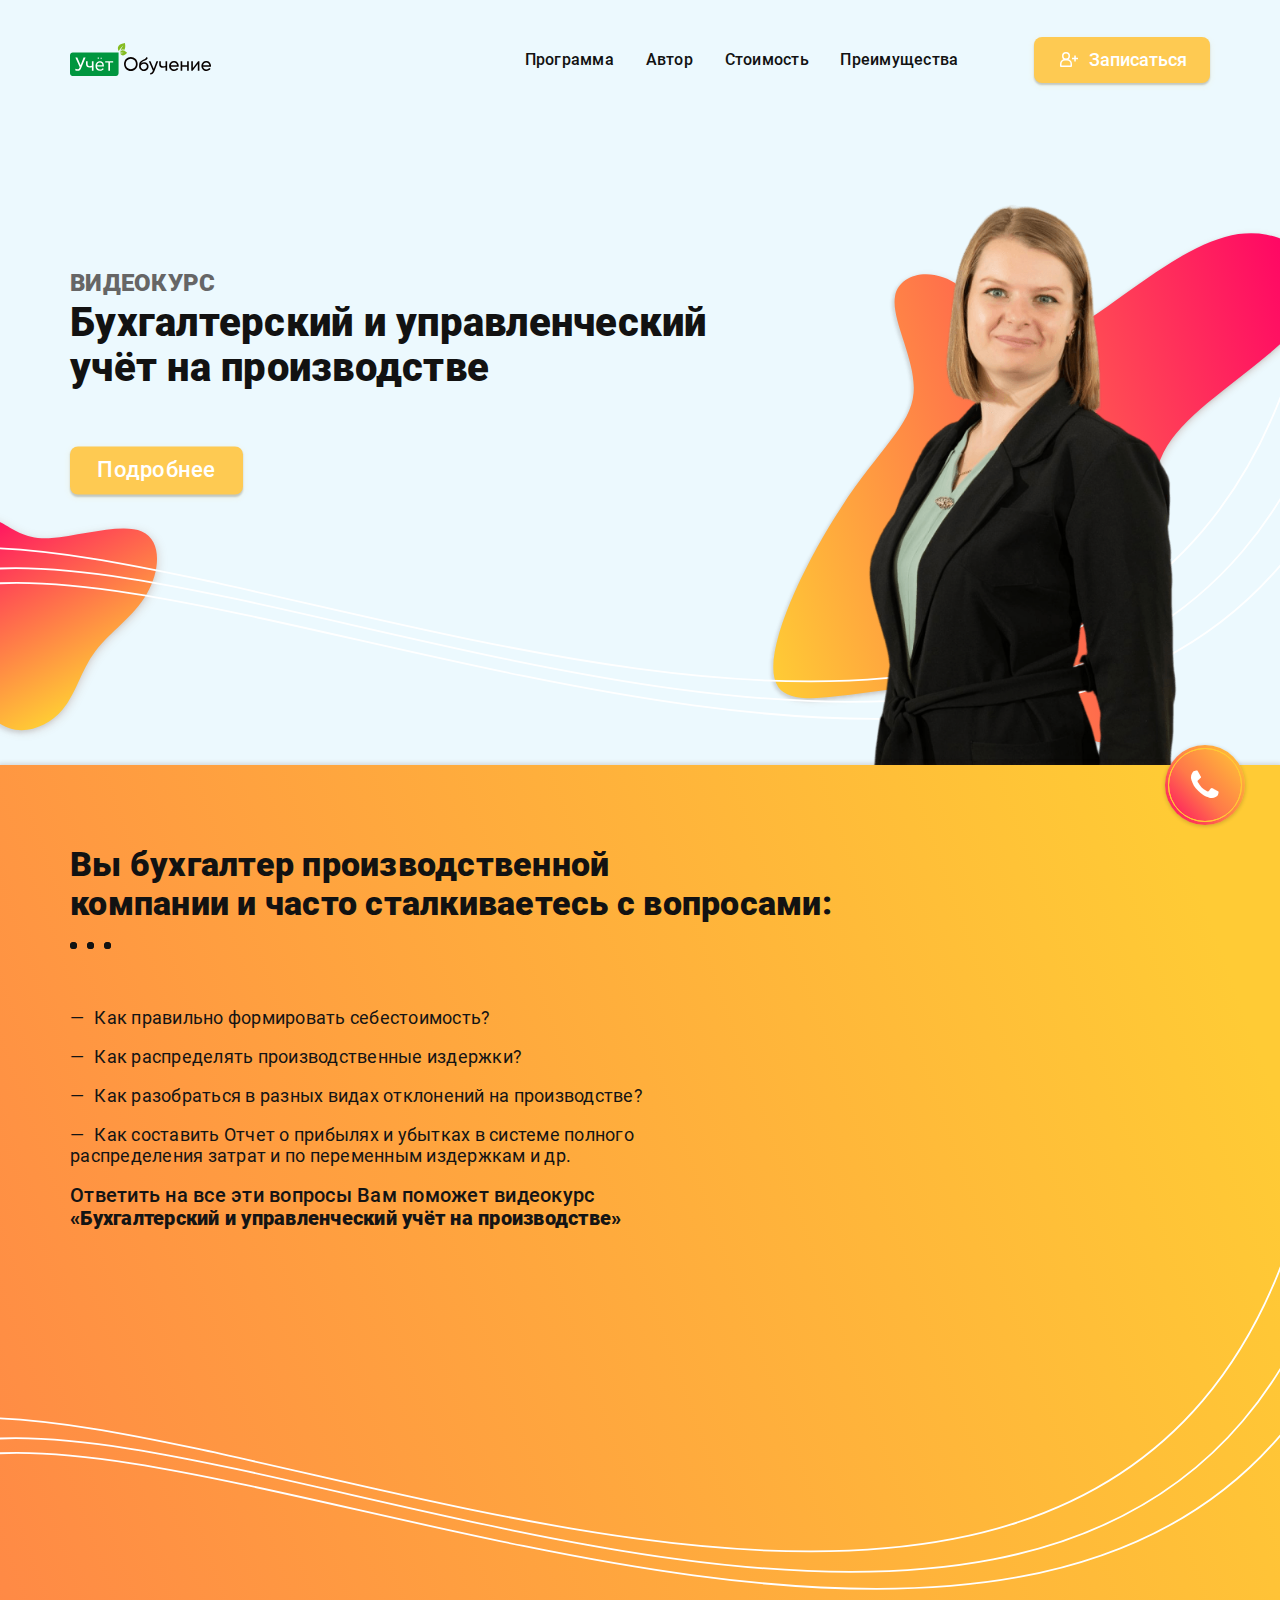
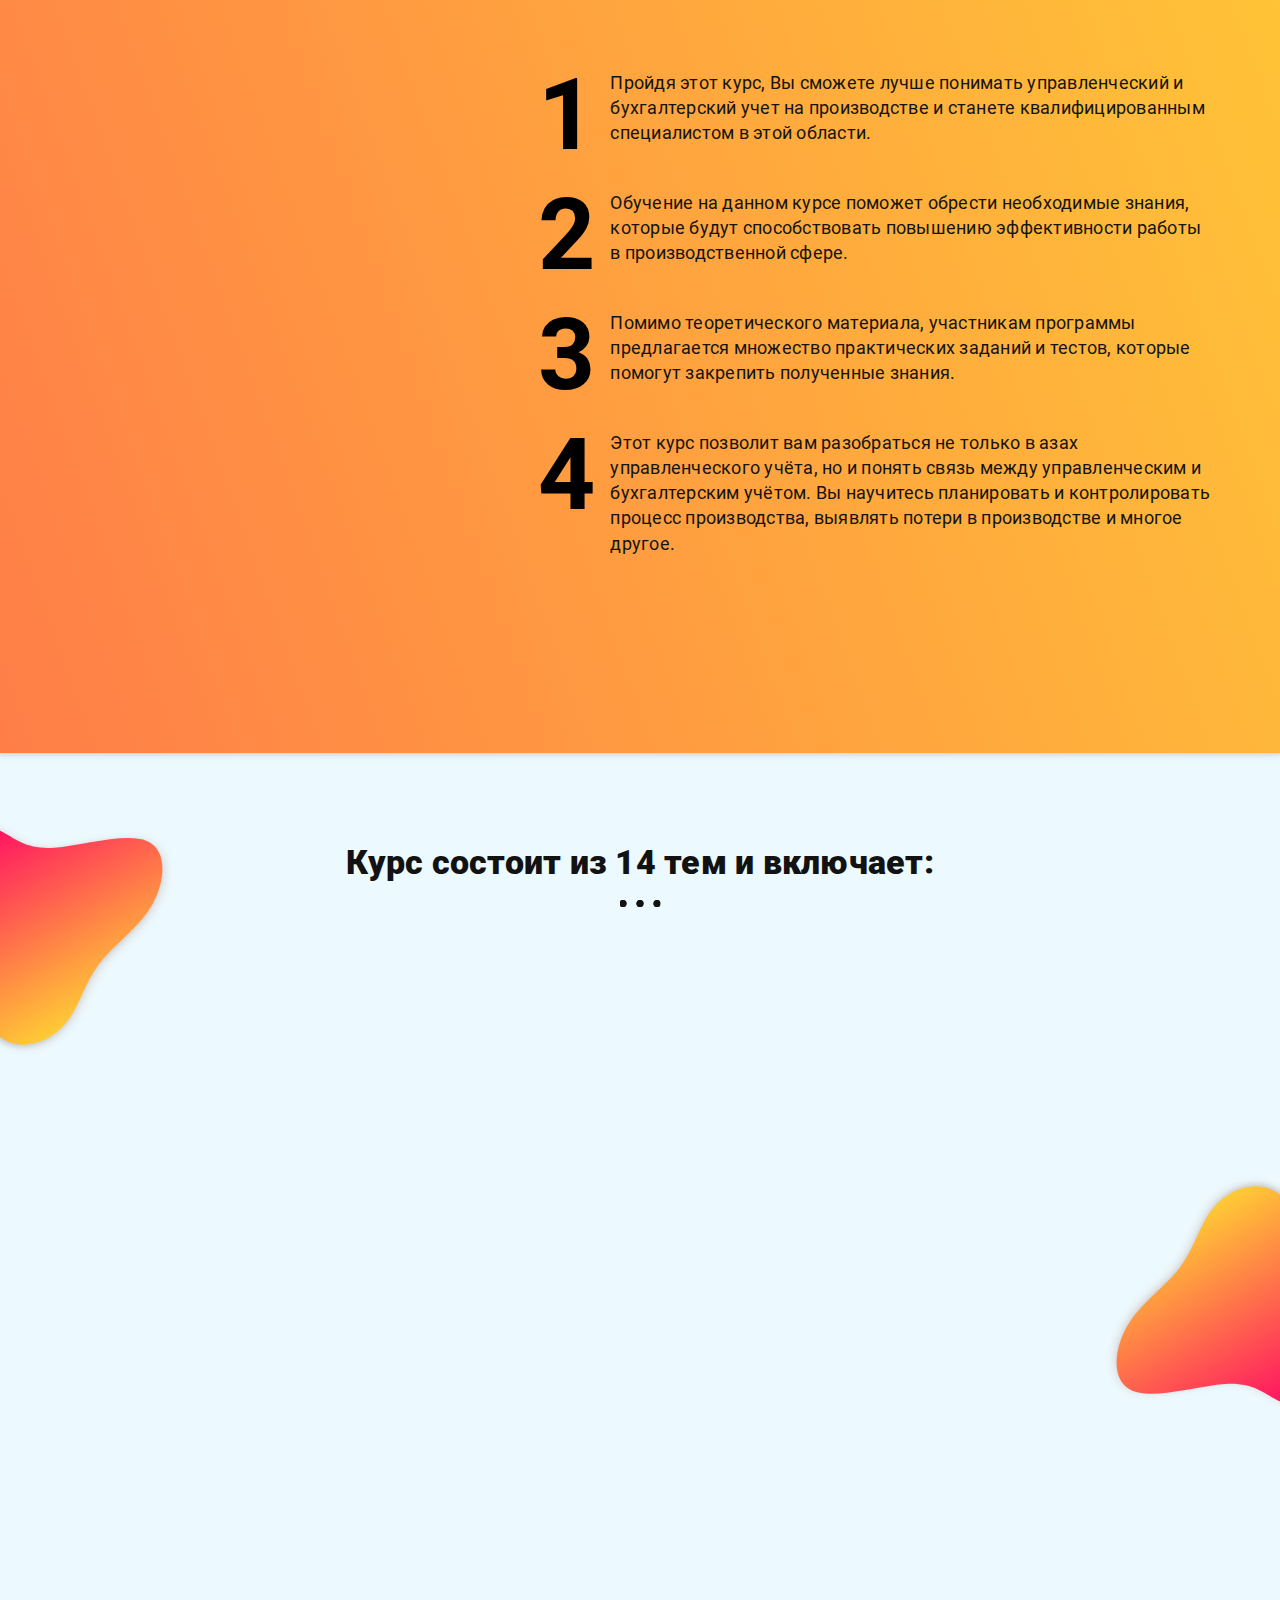
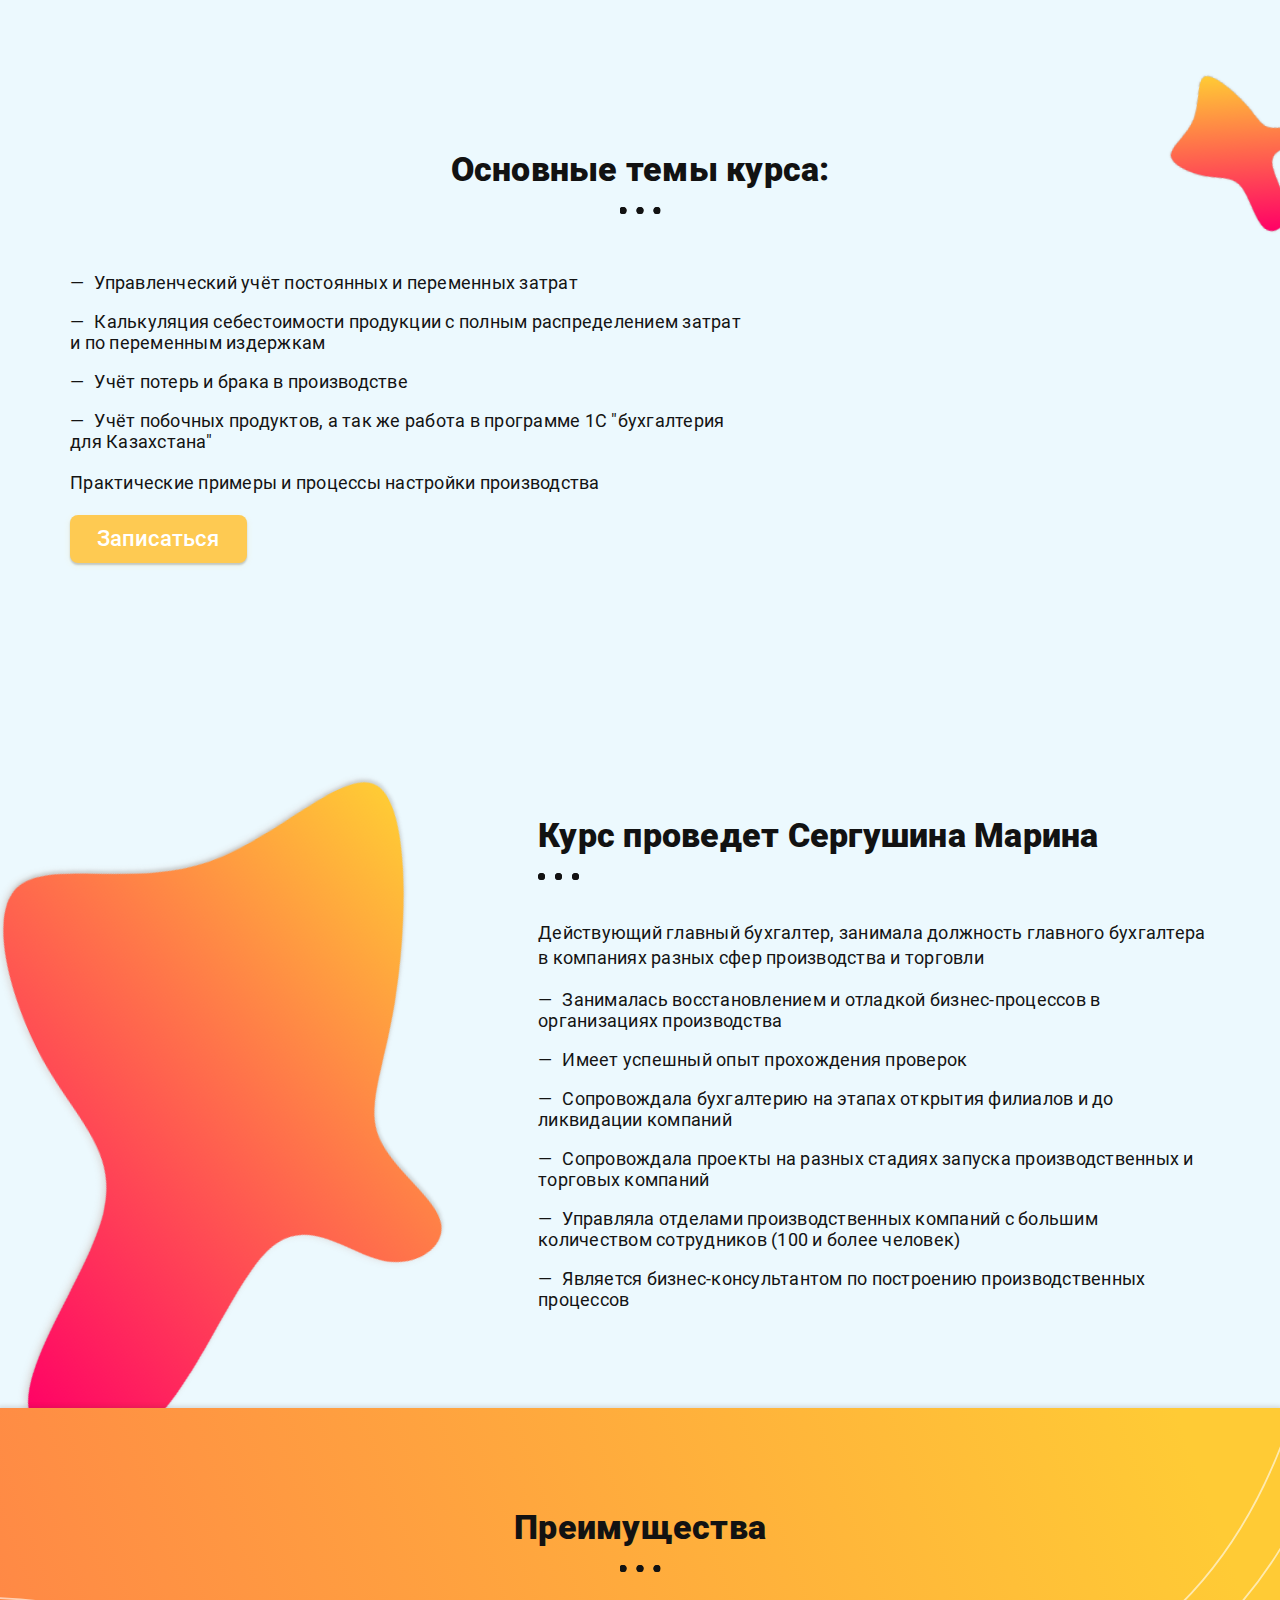
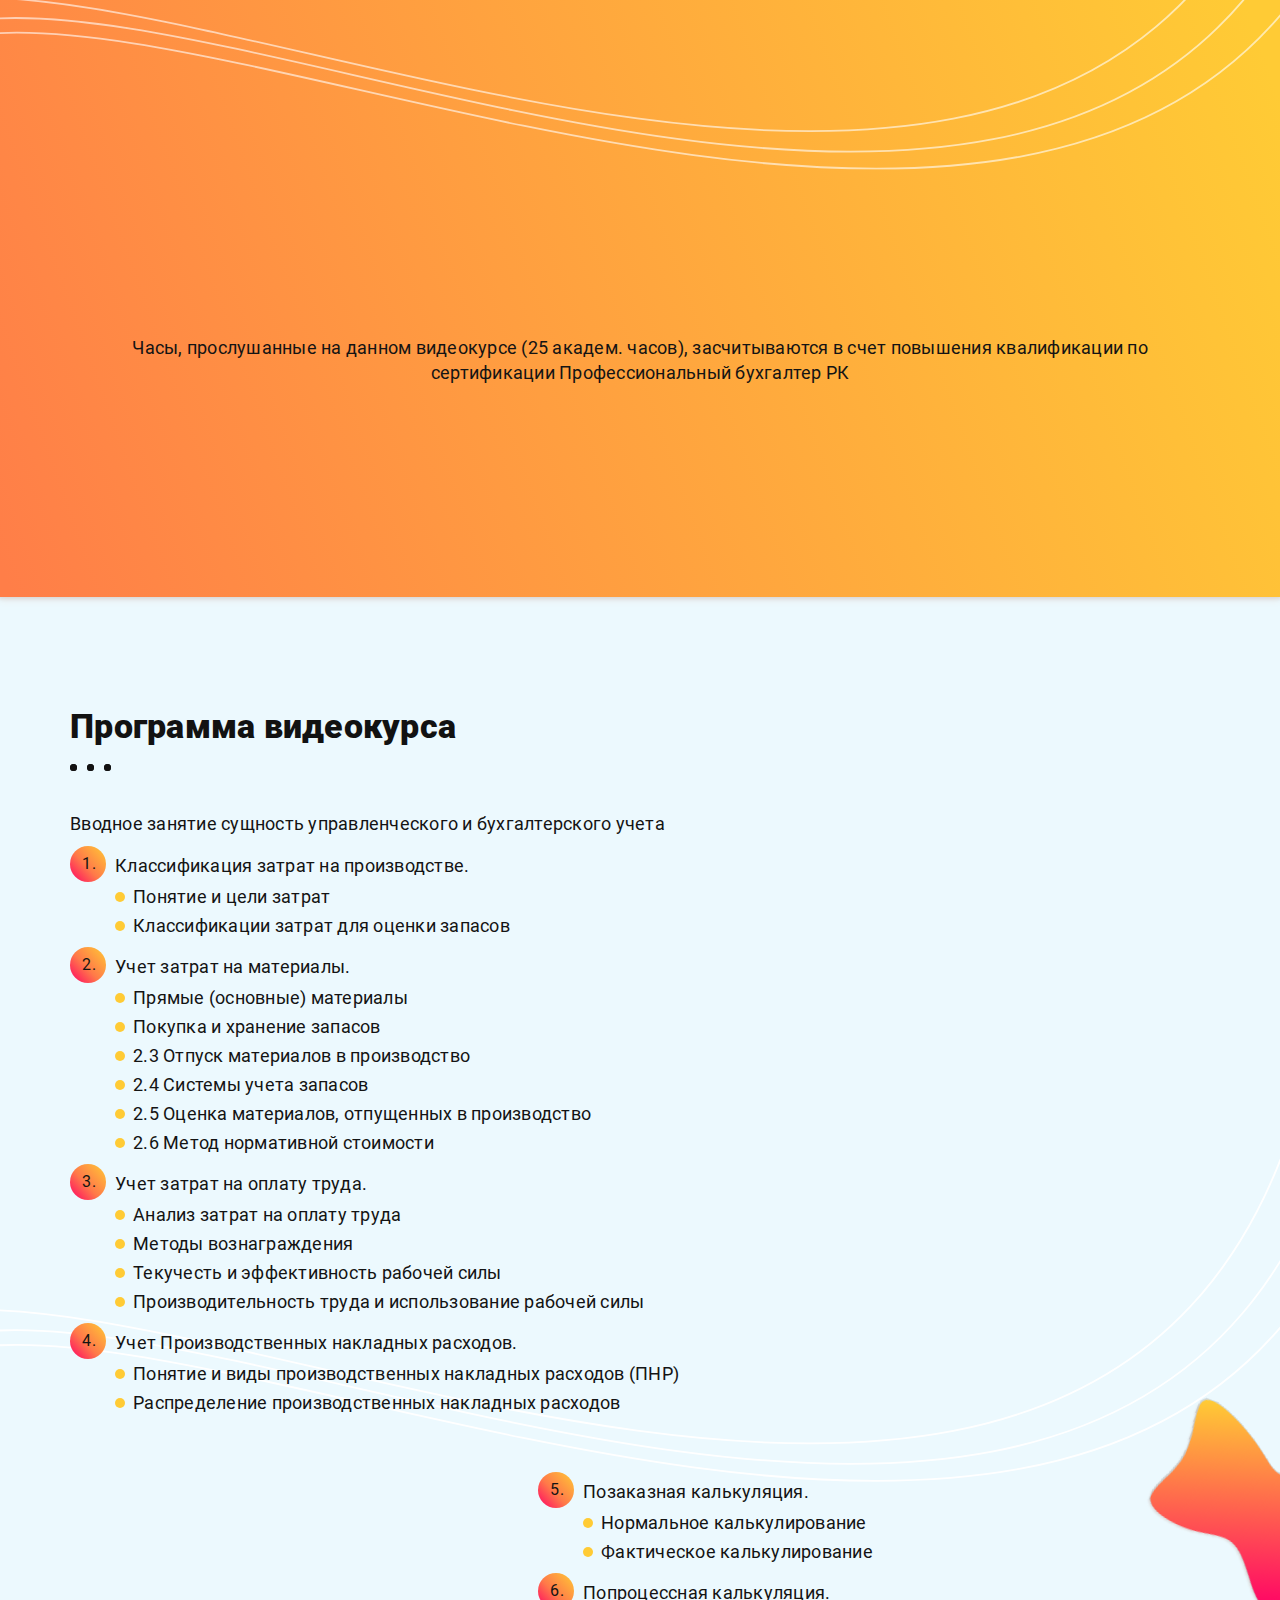
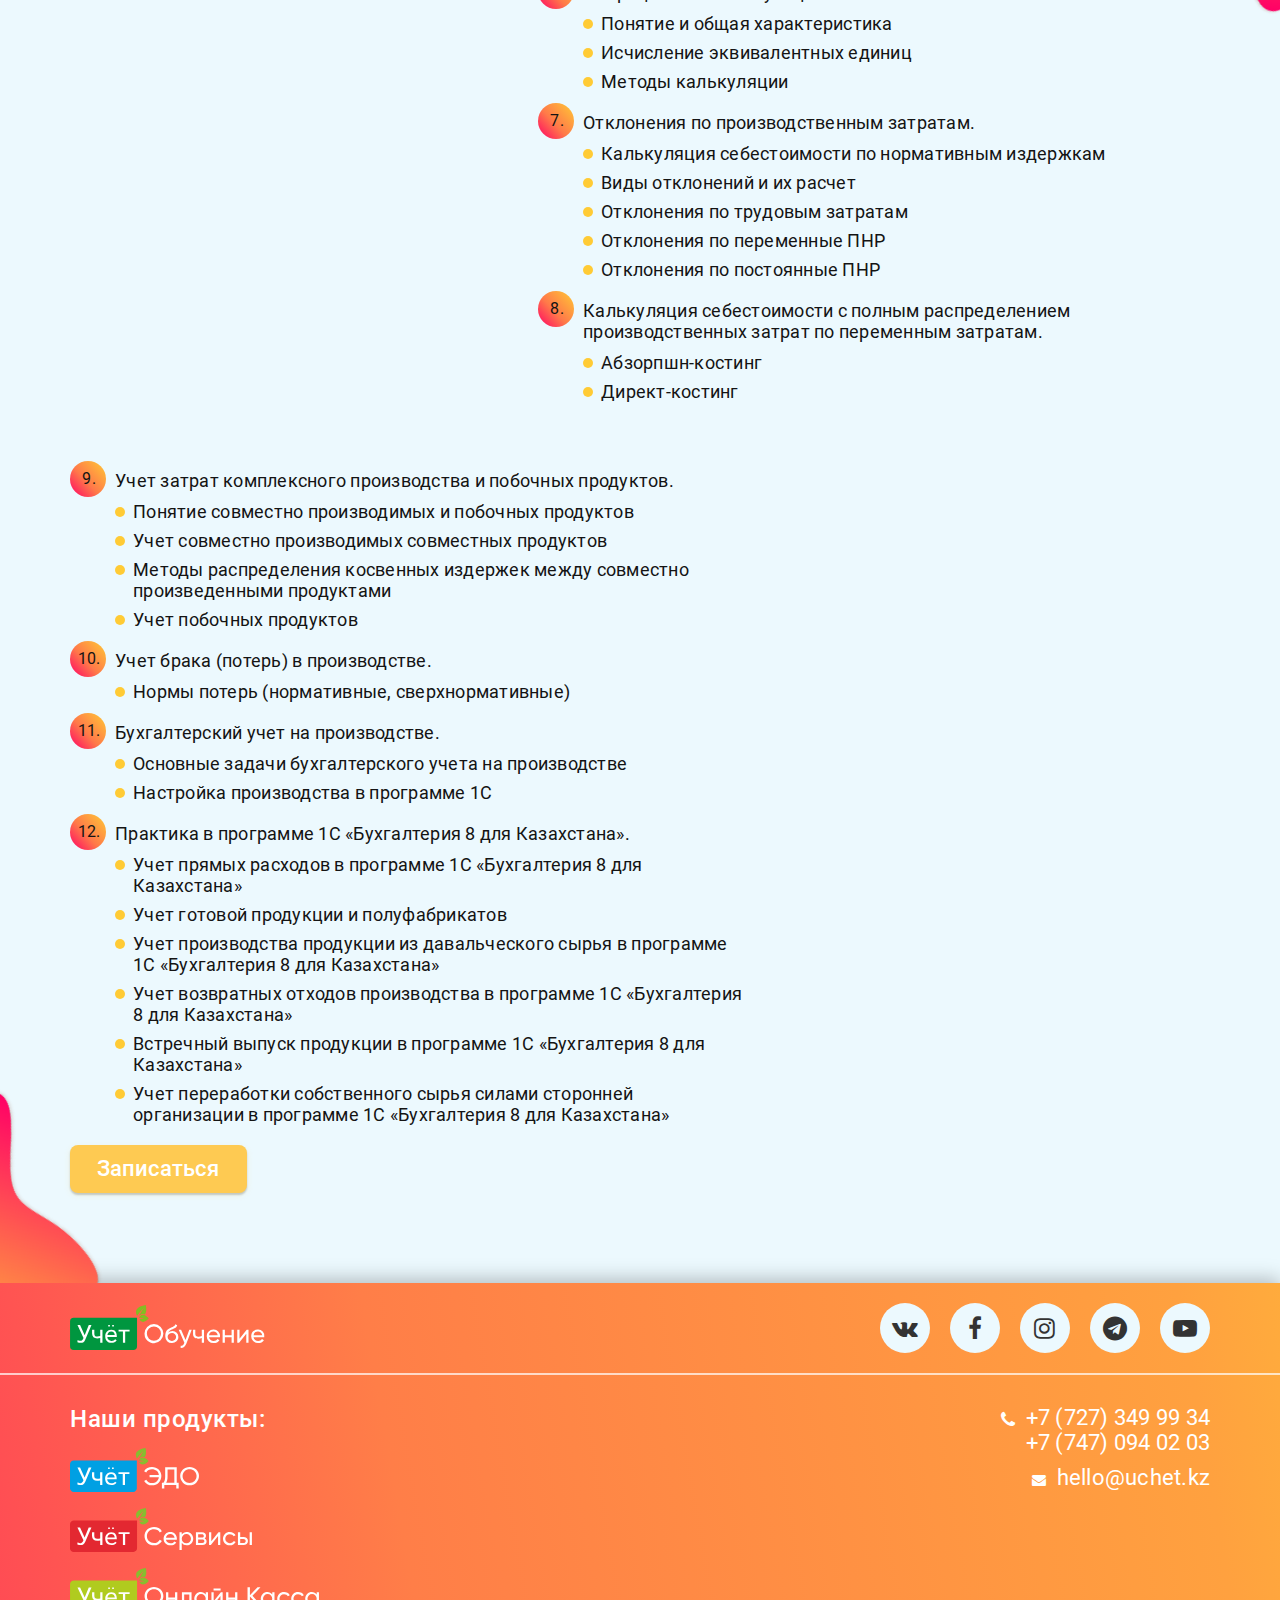
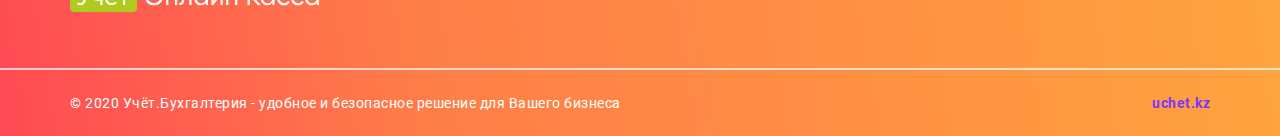
<file: index.html>
<!DOCTYPE html>
<html lang="ru">
<head>
	<meta charset="UTF-8">
    <meta name="viewport" content="width=device-width, initial-scale=1.0, maximum-scale=1">
    <meta http-equiv="X-UA-Compatible" content="ie=edge">
	<link rel="icon" type="image/x-icon" href="https://uchet.kz/bitrix/templates/2016/favicon/r-logo-120.ico">
	<title>Видеокурс «Бухгалтерский и управленческий учёт на производстве»</title>
	<link rel="stylesheet" href="css/libs.css">
	<link rel="stylesheet" href="css/style.css">
</head>
<body>
	<header class="header">
		<div class="container flex center spb">
			<svg class="ham hamRotate ham1 nav--btn" viewBox="0 0 100 100" width="80" onclick="this.classList.toggle('active')">
				<path
					  class="line top"
					  d="m 30,33 h 40 c 0,0 9.044436,-0.654587 9.044436,-8.508902 0,-7.854315 -8.024349,-11.958003 -14.89975,-10.85914 -6.875401,1.098863 -13.637059,4.171617 -13.637059,16.368042 v 40" />
				<path
					  class="line middle"
					  d="m 30,50 h 40" />
				<path
					  class="line bottom"
					  d="m 30,67 h 40 c 12.796276,0 15.357889,-11.717785 15.357889,-26.851538 0,-15.133752 -4.786586,-27.274118 -16.667516,-27.274118 -11.88093,0 -18.499247,6.994427 -18.435284,17.125656 l 0.252538,40" />
			  </svg>
	
			<img src="./img/logo.svg" alt="" class="logo-img">
	
			<nav class="nav flex center">
				<a href="#programm">Программа</a>
				<a href="#author">Автор</a>
				<a href="#price">Стоимость</a>
				<a href="#plus">Преимущества</a>
			</nav>
	
			<script data-b24-form="click/125/4ijlvz" data-skip-moving="true">
				(function(w,d,u){
						var s=d.createElement('script');s.async=true;s.src=u+'?'+(Date.now()/180000|0);
						var h=d.getElementsByTagName('script')[0];h.parentNode.insertBefore(s,h);
				})(window,document,'https://ep.uchet.kz/upload/crm/form/loader_125_4ijlvz.js');
			</script>
			
			<button class="btn">
				<img src="./img/reg.svg" alt="">
				<span>Записаться</span>
			</button>
		</div>
	</header>
	
	<script data-b24-form="click/125/4ijlvz" data-skip-moving="true">
		(function(w,d,u){
				var s=d.createElement('script');s.async=true;s.src=u+'?'+(Date.now()/180000|0);
				var h=d.getElementsByTagName('script')[0];h.parentNode.insertBefore(s,h);
		})(window,document,'https://ep.uchet.kz/upload/crm/form/loader_125_4ijlvz.js');
	</script>
	<button class="call--btn">
		<i class="fa fa-phone" aria-hidden="true"></i>
	</button>
	<div class="wrapper index-page">

		<section id="sec1" class="rel rel1">

			<img src="./img/bl1.svg" alt="" class="dec bl1">
			<img src="./img/bl2.svg" alt="" class="dec bl2">
			<img src="./img/lines.svg" alt="" class="dec line">
			<img src="./img/mar.png" alt="Марина Сергушина" class="dec mar">
			<div class="container">
				<h1>
					<span>Видеокурс</span>
					Бухгалтерский и управленческий <br>учёт на производстве
				</h1>

				<a href="#sec2" class="btn">Подробнее</a>
			</div>
		</section>

		<section id="sec2" class="rel rel2 orangebg">

			<div class="container cu">
				<h2 class="dotted">
					Вы бухгалтер производственной <br>компании и часто сталкиваетесь с вопросами:
				</h2>

				<div class="grid5">
					<div class="widec">
						<ul>
							<li>Как правильно формировать себестоимость?</li>
							<li>Как распределять производственные издержки?</li>
							<li>Как разобраться в разных видах отклонений на производстве?</li>
							<li>Как составить Отчет о прибылях и убытках в системе полного распределения затрат и по переменным издержкам и др.</li>
						</ul>

						<div class="large">
							Ответить на все эти вопросы Вам поможет видеокурс <br>
							<b>«Бухгалтерский и управленческий учёт на производстве»</b>
						</div>
					</div>

					<div class="lilc wow fadeInRight">
						<img src="./img/g1.png" alt="" class="">
					</div>
				</div>
			</div>

			<img src="./img/lines.svg" alt="" class="lines">

			<div class="container cb">
				<div class="grid5 grid_rev">
					<div class="lilc wow fadeInLeft">
						<img src="./img/g2.png" alt="">
					</div>
					<div class="widec">
						<div class="flex ulflex">
							<div class="ulnum">1</div>
							<p>Пройдя этот курс, Вы сможете лучше понимать управленческий и бухгалтерский учет на производстве и станете квалифицированным специалистом в этой области.</p>
						</div>
						<div class="flex ulflex">
							<div class="ulnum">2</div>
							<p>Обучение на данном курсе поможет обрести необходимые знания, которые будут способствовать повышению эффективности работы в производственной сфере.</p>
						</div>
						<div class="flex ulflex">
							<div class="ulnum">3</div>
							<p>Помимо теоретического материала, участникам программы предлагается множество практических заданий и тестов, которые помогут закрепить полученные знания.</p>
						</div>
						<div class="flex ulflex">
							<div class="ulnum">4</div>
							<p>Этот курс позволит вам разобраться не только в азах управленческого учёта, но и понять связь между управленческим и бухгалтерским учётом. Вы научитесь планировать и контролировать процесс производства, выявлять потери в производстве и многое другое.</p></div>
					</div>
				</div>
			</div>
		</section>

		<section id="sec3" class="rel rel3">

			<img src="./img/bl1.svg" alt="" class="bl bl1">
			<img src="./img/bl1.svg" alt="" class="bl bl2">

			<div class="container">
				<h2 class="tac dotted dotted--center">Курс состоит из 14 тем и включает:</h2>
				<div class="grid3 grid">
					<div class="sh_card wow fadeInUp" data-wow-delay=".2s">
						<div class="sh_content">
							<div class="sh_img">
								<img src="./img/i1.svg" alt="">
							</div>
							<div class="sh_title">Практические примеры</div>
						</div>
					</div>

					<div class="sh_card wow fadeInUp" data-wow-delay=".4s">
						<div class="sh_content">
							<div class="sh_img">
								<img src="./img/i2.svg" alt="">
							</div>
							<div class="sh_title">Практические задачи</div>
						</div>
					</div>

					<div class="sh_card wow fadeInUp" data-wow-delay=".6s">
						<div class="sh_content">
							<div class="sh_img">
								<img src="./img/i3.svg" alt="">
							</div>
							<div class="sh_title">Раздаточный материал, 
								дополнительные шпаргалки</div>
						</div>
					</div>

					<img src="./img/plus.svg" alt="" class="plus wow zoomIn" data-wow-delay="1.1s">

					<div class="sh_card centered wow zoomIn" data-wow-delay="1.5s">
						<div class="sh_content">
							<div class="sh_img">
								<img src="./img/i4.svg" alt="">
							</div>
							<div class="sh_title sh_large">БОНУС</div>
							<div class="sh_maintxt">
								Раздаточный материал по теме  «Расчет бюджета производства»
							</div>
						</div>
					</div>

				</div>
			</div>
		</section>

		<section id="sec4" class="rel rel4">

			<img src="./img/bl2.svg" alt="" class="bl bl1">
			<div class="container">
				<h2 class="dotted dotted--center tac">Основные темы курса:</h2>

				<div class="grid5">
					<div class="widec">
						<ul>
							<li>Управленческий учёт постоянных и переменных затрат</li>
							<li>Калькуляция себестоимости продукции с полным распределением затрат и по переменным издержкам</li>
							<li>Учёт потерь и брака в производстве</li>
							<li>Учёт побочных продуктов, а так же работа в программе 1С "бухгалтерия для Казахстана"
							</li>
						</ul>
						<p>Практические примеры и процессы настройки производства </p>

						<script data-b24-form="click/125/4ijlvz" data-skip-moving="true">
							(function(w,d,u){
									var s=d.createElement('script');s.async=true;s.src=u+'?'+(Date.now()/180000|0);
									var h=d.getElementsByTagName('script')[0];h.parentNode.insertBefore(s,h);
							})(window,document,'https://ep.uchet.kz/upload/crm/form/loader_125_4ijlvz.js');
						</script>
						<button class="btn" style="margin-top: 20px;">Записаться</button>
					</div>
					<div class="lilc fl wow fadeInRight">
						<img src="./img/g3.png" alt="">
					</div>
				</div>
			</div>

			<div id="author" class="container rel rel_mar">
				<div class="grid5">
					<div class="lilc">
						<img src="./img/bl2.svg" alt="" class="blbeh">
						<img src="./img/mar.png" alt="" class="mar wow fadeIn" data-wow-delay=".4s">
					</div>
					<div class="widec f18">
						<h2 class="dotted">Курс проведет Сергушина Марина</h2>
						<p>
							Действующий главный бухгалтер, занимала должность главного бухгалтера в компаниях разных сфер производства и торговли
						</p>
						<ul>
							<li>Занималась восстановлением и отладкой бизнес-процессов в организациях производства</li>
							<li>Имеет успешный опыт прохождения проверок</li>
							<li>Cопровождала бухгалтерию на этапах открытия филиалов и до ликвидации компаний</li>
							<li>Сопровождала проекты на разных стадиях запуска производственных и торговых компаний</li>
							<li>Управляла отделами производственных компаний с большим количеством сотрудников (100 и более человек)</li>
							<li>Является бизнес-консультантом по построению производственных процессов</li>
						</ul>
					</div>
				</div>
			</div>
		</section>

		<section id="plus" class="rel rel5 orangebg" style="padding-top: 10px;">
			<img src="./img/lines.svg" alt="" class="lines">
			<div class="container">
				<h2 class="dotted dotted--center tac">Преимущества</h2>
				<div class="grid3">

					<div class="sh_card sh_blue wow fadeInUp" data-wow-delay=".2s">
						<div class="sh_content">
							<div class="sh_img">
								<img src="./img/i5.svg" alt="">
							</div>
							<div class="sh_title">Удобный формат</div>
							<div class="sh_small">Вы можете прослушать видеокурс в любое время из любой точки Казахстана и за его пределами</div>
						</div>
					</div>

					
					<div class="sh_card sh_blue wow fadeInUp" data-wow-delay=".4s">
						<div class="sh_content">
							<div class="sh_img">
								<img src="./img/i6.svg" alt="">
							</div>
							<div class="sh_title">Доступ к видеокурсу</div>
							<div class="sh_small">Вы получаете доступ к видеокурсу на 12 месяцев с момента оплаты</div>
						</div>
					</div>

					
					<div class="sh_card sh_blue wow fadeInUp" data-wow-delay=".6s">
						<div class="sh_content">
							<div class="sh_img">
								<img src="./img/i7.svg" alt="">
							</div>
							<div class="sh_title">Доступ в закрытый Telegram чат </div>
							<div class="sh_small">Обмен опытом в кругу профессионалов производственного учета</div>
						</div>
					</div>

				</div>

				<p class="tac" id="price">Часы, прослушанные на данном видеокурсе (25 академ. часов), засчитываются в счет повышения квалификации по сертификации Профессиональный бухгалтер РК</p>
				<div class="price tac wow fadeInUp" data-wow-delay=".2s">
					Стоимость видеокурса: 
					<span>76 000&#8376;</span>
				</div>
			</div>
		</section>

		<section id="programm" class="rel rel_prog" style="padding-top: 20px;">
			<img src="./img/lines.svg" alt="" class="lines">

			<div class="container">
				<h2 class="dotted">Программа видеокурса</h2>
				<div class="grid5 rel">
					<img src="./img/bl1.svg" alt="" class="bl rtbl">

					<div class="widec">
						<p>Вводное занятие сущность управленческого и бухгалтерского учета</p>
						<ul class="circles">
							<li>
								Классификация затрат на производстве.
								<ul class="y_circle">
									<li>Понятие и цели затрат</li>
									<li>Классификации затрат для оценки запасов</li>
								</ul>
							</li>
							<li>
								Учет затрат на материалы.
								<ul class="y_circle">
									<li>Прямые (основные) материалы</li>
									<li>Покупка и хранение запасов</li>
									<!-- <li class="showmore">Показать больше <span class="arr">&#9660;</span></li> -->
									<li>2.3	Отпуск материалов в производство</li>
									<li>2.4	Системы учета запасов</li>
									<li>2.5	Оценка материалов, отпущенных в производство</li>
									<li>2.6	Метод нормативной стоимости</li>
								</ul>
							</li>
							<li>
								Учет затрат на оплату труда.
								<ul class="y_circle">
									<li>Анализ затрат на оплату труда</li>
									<li>Методы вознаграждения</li>
									<li>Текучесть и эффективность рабочей силы</li>
									<li>Производительность труда и использование рабочей силы</li>
								</ul>
							</li>
							<li>
								Учет Производственных накладных расходов.
								<ul class="y_circle">
									<li>Понятие и виды производственных накладных расходов (ПНР)</li>
									<li>Распределение производственных накладных расходов</li>
								</ul>
							</li>
						</ul>
					</div>
					<div class="lilc">
						<img src="./img/l1.png" alt="" class="wow fadeIn" data-wow-delay=".2s">
					</div>

					<div class="lilc rel hide">
						<img src="./img/bl1.svg" alt="" class="bl decor2">

						<img src="./img/l2.png" alt="" class="wow fadeIn" data-wow-delay=".2s">
					</div>

					<div class="widec rel">
						<img src="./img/bl2.svg" alt="" class="bl decor3">

						<ul class="circles sd">
							<li>
								Позаказная калькуляция.
								<ul class="y_circle">
									<li>Нормальное калькулирование</li>
									<li>Фактическое калькулирование</li>
								</ul>
							</li>
							
							<li>Попроцессная калькуляция.
								<ul class="y_circle">
									<li>Понятие и общая характеристика</li>
									<li>Исчисление эквивалентных единиц</li>
									<li>Методы калькуляции</li>
								</ul>
							</li>
							<li>Отклонения по производственным затратам.
								<ul class="y_circle">
									<li>Калькуляция себестоимости по нормативным издержкам</li>
									<li>Виды отклонений и их расчет</li>
									<!-- <li class="showmore">Показать больше <span class="arr">&#9660;</span></li> -->
									<li>Отклонения по трудовым затратам </li>
									<li>Отклонения по переменные ПНР </li>
									<li>Отклонения по постоянные ПНР</li>

								</ul>
							</li>

							<li>Калькуляция себестоимости с полным распределением производственных затрат по переменным затратам.
								<ul class="y_circle">
									<li>Абзорпшн-костинг</li>
									<li>Директ-костинг</li>
								</ul>
							</li>
						</ul>
					</div>

					<div class="widec rel">
						<img src="./img/bl2.svg" alt="" class="bl decor4">
						<ul class="circles th">
							<li>
								Учет затрат комплексного производства и побочных продуктов.
								<ul class="y_circle">
									<li>Понятие совместно производимых и побочных продуктов</li>
									<li>Учет совместно производимых совместных продуктов</li>
									<li>Методы распределения косвенных издержек между совместно произведенными продуктами</li>
									<li>Учет побочных продуктов</li>
								</ul>
							</li>
							<li>Учет брака (потерь) в производстве.
								<ul class="y_circle">
									<li>Нормы потерь (нормативные, сверхнормативные)</li>
								</ul>
							</li>
							<li>Бухгалтерский учет на производстве.
								<ul class="y_circle">
									<li>Основные задачи бухгалтерского учета на производстве</li>
									<li>Настройка производства в программе 1С</li>
								</ul>
							</li>
							<li>Практика в программе 1С «Бухгалтерия 8 для Казахстана».
								<ul class="y_circle">
									<li>Учет прямых расходов в программе 1С «Бухгалтерия 8 для Казахстана»</li>
									<li>Учет готовой продукции и полуфабрикатов</li>
									<!-- <li class="showmore">Показать больше <span class="arr">&#9660;</span></li> -->
									<li>Учет производства продукции из давальческого сырья в программе 1С «Бухгалтерия 8 для Казахстана»</li>
									<li>Учет возвратных отходов производства в программе 1С «Бухгалтерия 8 для Казахстана»</li>
									<li>Встречный выпуск продукции в программе 1С «Бухгалтерия 8 для Казахстана»</li>
									<li>Учет переработки собственного сырья силами сторонней организации в программе 1С «Бухгалтерия 8 для Казахстана»</li>
								</ul>
							</li>
						</ul>

						<script data-b24-form="click/125/4ijlvz" data-skip-moving="true">
							(function(w,d,u){
									var s=d.createElement('script');s.async=true;s.src=u+'?'+(Date.now()/180000|0);
									var h=d.getElementsByTagName('script')[0];h.parentNode.insertBefore(s,h);
							})(window,document,'https://ep.uchet.kz/upload/crm/form/loader_125_4ijlvz.js');
						</script>
						<button class="btn" style="margin-top: 20px;">Записаться</button>

					</div>
					<div class="lilc rel hide">
						<img src="./img/bl1.svg" alt="" class="bl decor5">
						<img src="./img/l3.png" alt="" class="wow fadeIn" data-wow-delay=".2s">
					</div>
				</div>
			</div>
		</section>


	</div>
<footer class="f">
    <div class="f_upper">
        <div class="container flex spb">
            <a href="index.html" class="logo-link">
                <img src="./img/logo2.svg" alt="">
            </a>
            <div class="soc_row">
                <a href="https://vk.com/uchet_kz" target="_blank"><i class="fa fa-vk" aria-hidden="true"></i></a> 
                <a href="https://www.facebook.com/Uchet.kz/" target="_blank"><i class="fa fa-facebook" aria-hidden="true"></i></a>
                <a href="https://www.instagram.com/uchet.kz/" target="_blank"><i class="fa fa-instagram" aria-hidden="true"></i></a> 
                <a href="https://t.me/uchet_kz" target="_blank"><i class="fa fa-telegram" aria-hidden="true"></i></a>
                <a href="https://www.youtube.com/user/uchetkz/videos" target="_blank"><i class="fa fa-youtube-play" aria-hidden="true"></i></a>
            </div>
        </div>
    </div>
    <div class="f_middle">
        <div class="container flex spb">
            <div class="lcol">
                <div class="f_title">
                    Наши продукты:
                </div>
                <a href="https://edo.uchet.kz/" target="_blank"><img src="./img/q1.svg" alt="" class="serv-i"></a>
                <a href="https://uchet.kz/services/" target="_blank"><img src="./img/q22.svg" alt="" class="serv-i"></a>
                <a href="https://ukassa.kz/" target="_blank"><img src="./img/q3.svg" alt="" class="serv-i"></a>
            </div>
            <div class="rcol">
                <div class="col--phone">
                    <a href="tel:+77273499934">+7 (727) 349 99 34</a>
                    <a href="tel:+77470940203">+7 (747) 094 02 03</a>
                </div>
                <div class="col--email">
                    <a href="mailto:hello@uchet.kz">hello@uchet.kz</a>
                </div>
            </div>
        </div>
    </div>
    <div class="f_bottom">
        <div class="container flex spb">
            <div class="copy">&copy; 2020 Учёт.Бухгалтерия - удобное и безопасное решение для Вашего бизнеса</div>
            <a href="https://uchet.kz/">uchet.kz</a>
        </div>
    </div>
</footer>
<script type="text/javascript" src="js/jquery.js"></script>
<script type="text/javascript" src="js/libs.js"></script>
<script type="text/javascript" src="js/main.js"></script>
</body>
</html>
</file>
<file: css/libs.css>
@charset 'UTF-8';.slick-next,.slick-prev{font-size:0;line-height:0;position:absolute;top:50%;display:block;width:20px;height:20px;padding:0;-webkit-transform:translate(0,-50%);-ms-transform:translate(0,-50%);transform:translate(0,-50%);cursor:pointer;color:transparent;border:none;outline:0;background:0 0}.slick-next:focus,.slick-next:hover,.slick-prev:focus,.slick-prev:hover{color:transparent;outline:0;background:0 0}.slick-next:focus:before,.slick-next:hover:before,.slick-prev:focus:before,.slick-prev:hover:before{opacity:1}.slick-next.slick-disabled:before,.slick-prev.slick-disabled:before{opacity:.25}.slick-next:before,.slick-prev:before{font-family:slick;font-size:20px;line-height:1;opacity:.75;color:#fff;-webkit-font-smoothing:antialiased;-moz-osx-font-smoothing:grayscale}.slick-prev{left:-25px}[dir=rtl] .slick-prev{right:-25px;left:auto}.slick-prev:before{content:'←'}[dir=rtl] .slick-prev:before{content:'→'}.slick-next{right:-25px}[dir=rtl] .slick-next{right:auto;left:-25px}.slick-next:before{content:'→'}[dir=rtl] .slick-next:before{content:'←'}.slick-dotted.slick-slider{margin-bottom:30px}.slick-dots{position:absolute;bottom:-25px;display:block;width:100%;padding:0;margin:0;list-style:none;text-align:center}.slick-dots li{position:relative;display:inline-block;width:20px;height:20px;margin:0 5px;padding:0;cursor:pointer}.slick-dots li button{font-size:0;line-height:0;display:block;width:20px;height:20px;padding:5px;cursor:pointer;color:transparent;border:0;outline:0;background:0 0}.slick-dots li button:focus,.slick-dots li button:hover{outline:0}.slick-dots li button:focus:before,.slick-dots li button:hover:before{opacity:1}.slick-dots li button:before{font-family:slick;font-size:6px;line-height:20px;position:absolute;top:0;left:0;width:20px;height:20px;content:'•';text-align:center;opacity:.25;color:#000;-webkit-font-smoothing:antialiased;-moz-osx-font-smoothing:grayscale}.slick-dots li.slick-active button:before{opacity:.75;color:#000}.slick-slider{position:relative;display:block;box-sizing:border-box;-webkit-user-select:none;-moz-user-select:none;-ms-user-select:none;user-select:none;-webkit-touch-callout:none;-khtml-user-select:none;-ms-touch-action:pan-y;touch-action:pan-y;-webkit-tap-highlight-color:transparent}.slick-list{position:relative;display:block;overflow:hidden;margin:0;padding:0}.slick-list:focus{outline:0}.slick-list.dragging{cursor:pointer;cursor:hand}.slick-slider .slick-list,.slick-slider .slick-track{-webkit-transform:translate3d(0,0,0);-moz-transform:translate3d(0,0,0);-ms-transform:translate3d(0,0,0);-o-transform:translate3d(0,0,0);transform:translate3d(0,0,0)}.slick-track{position:relative;top:0;left:0;display:block}.slick-track:after,.slick-track:before{display:table;content:''}.slick-track:after{clear:both}.slick-loading .slick-track{visibility:hidden}.slick-slide{display:none;float:left;height:100%;min-height:1px}[dir=rtl] .slick-slide{float:right}.slick-slide img{display:block}.slick-slide.slick-loading img{display:none}.slick-slide.dragging img{pointer-events:none}.slick-initialized .slick-slide{display:block}.slick-loading .slick-slide{visibility:hidden}.slick-vertical .slick-slide{display:block;height:auto;border:1px solid transparent}.slick-arrow.slick-hidden{display:none}/*!
 * animate.css -http://daneden.me/animate
 * Version - 3.5.2
 * Licensed under the MIT license - http://opensource.org/licenses/MIT
 *
 * Copyright (c) 2017 Daniel Eden
 */.animated{animation-duration:1s;animation-fill-mode:both}.animated.infinite{animation-iteration-count:infinite}.animated.hinge{animation-duration:2s}.animated.bounceIn,.animated.bounceOut,.animated.flipOutX,.animated.flipOutY{animation-duration:.75s}@keyframes bounce{20%,53%,80%,from,to{animation-timing-function:cubic-bezier(.215,.61,.355,1);transform:translate3d(0,0,0)}40%,43%{animation-timing-function:cubic-bezier(.755,.050,.855,.060);transform:translate3d(0,-30px,0)}70%{animation-timing-function:cubic-bezier(.755,.050,.855,.060);transform:translate3d(0,-15px,0)}90%{transform:translate3d(0,-4px,0)}}.bounce{animation-name:bounce;transform-origin:center bottom}@keyframes flash{50%,from,to{opacity:1}25%,75%{opacity:0}}.flash{animation-name:flash}@keyframes pulse{from{transform:scale3d(1,1,1)}50%{transform:scale3d(1.05,1.05,1.05)}to{transform:scale3d(1,1,1)}}.pulse{animation-name:pulse}@keyframes rubberBand{from{transform:scale3d(1,1,1)}30%{transform:scale3d(1.25,.75,1)}40%{transform:scale3d(.75,1.25,1)}50%{transform:scale3d(1.15,.85,1)}65%{transform:scale3d(.95,1.05,1)}75%{transform:scale3d(1.05,.95,1)}to{transform:scale3d(1,1,1)}}.rubberBand{animation-name:rubberBand}@keyframes shake{from,to{transform:translate3d(0,0,0)}10%,30%,50%,70%,90%{transform:translate3d(-10px,0,0)}20%,40%,60%,80%{transform:translate3d(10px,0,0)}}.shake{animation-name:shake}@keyframes headShake{0%{transform:translateX(0)}6.5%{transform:translateX(-6px) rotateY(-9deg)}18.5%{transform:translateX(5px) rotateY(7deg)}31.5%{transform:translateX(-3px) rotateY(-5deg)}43.5%{transform:translateX(2px) rotateY(3deg)}50%{transform:translateX(0)}}.headShake{animation-timing-function:ease-in-out;animation-name:headShake}@keyframes swing{20%{transform:rotate3d(0,0,1,15deg)}40%{transform:rotate3d(0,0,1,-10deg)}60%{transform:rotate3d(0,0,1,5deg)}80%{transform:rotate3d(0,0,1,-5deg)}to{transform:rotate3d(0,0,1,0deg)}}.swing{transform-origin:top center;animation-name:swing}@keyframes tada{from{transform:scale3d(1,1,1)}10%,20%{transform:scale3d(.9,.9,.9) rotate3d(0,0,1,-3deg)}30%,50%,70%,90%{transform:scale3d(1.1,1.1,1.1) rotate3d(0,0,1,3deg)}40%,60%,80%{transform:scale3d(1.1,1.1,1.1) rotate3d(0,0,1,-3deg)}to{transform:scale3d(1,1,1)}}.tada{animation-name:tada}@keyframes wobble{from{transform:none}15%{transform:translate3d(-25%,0,0) rotate3d(0,0,1,-5deg)}30%{transform:translate3d(20%,0,0) rotate3d(0,0,1,3deg)}45%{transform:translate3d(-15%,0,0) rotate3d(0,0,1,-3deg)}60%{transform:translate3d(10%,0,0) rotate3d(0,0,1,2deg)}75%{transform:translate3d(-5%,0,0) rotate3d(0,0,1,-1deg)}to{transform:none}}.wobble{animation-name:wobble}@keyframes jello{11.1%,from,to{transform:none}22.2%{transform:skewX(-12.5deg) skewY(-12.5deg)}33.3%{transform:skewX(6.25deg) skewY(6.25deg)}44.4%{transform:skewX(-3.125deg) skewY(-3.125deg)}55.5%{transform:skewX(1.5625deg) skewY(1.5625deg)}66.6%{transform:skewX(-.78125deg) skewY(-.78125deg)}77.7%{transform:skewX(.390625deg) skewY(.390625deg)}88.8%{transform:skewX(-.1953125deg) skewY(-.1953125deg)}}.jello{animation-name:jello;transform-origin:center}@keyframes bounceIn{20%,40%,60%,80%,from,to{animation-timing-function:cubic-bezier(.215,.61,.355,1)}0%{opacity:0;transform:scale3d(.3,.3,.3)}20%{transform:scale3d(1.1,1.1,1.1)}40%{transform:scale3d(.9,.9,.9)}60%{opacity:1;transform:scale3d(1.03,1.03,1.03)}80%{transform:scale3d(.97,.97,.97)}to{opacity:1;transform:scale3d(1,1,1)}}.bounceIn{animation-name:bounceIn}@keyframes bounceInDown{60%,75%,90%,from,to{animation-timing-function:cubic-bezier(.215,.61,.355,1)}0%{opacity:0;transform:translate3d(0,-3000px,0)}60%{opacity:1;transform:translate3d(0,25px,0)}75%{transform:translate3d(0,-10px,0)}90%{transform:translate3d(0,5px,0)}to{transform:none}}.bounceInDown{animation-name:bounceInDown}@keyframes bounceInLeft{60%,75%,90%,from,to{animation-timing-function:cubic-bezier(.215,.61,.355,1)}0%{opacity:0;transform:translate3d(-3000px,0,0)}60%{opacity:1;transform:translate3d(25px,0,0)}75%{transform:translate3d(-10px,0,0)}90%{transform:translate3d(5px,0,0)}to{transform:none}}.bounceInLeft{animation-name:bounceInLeft}@keyframes bounceInRight{60%,75%,90%,from,to{animation-timing-function:cubic-bezier(.215,.61,.355,1)}from{opacity:0;transform:translate3d(3000px,0,0)}60%{opacity:1;transform:translate3d(-25px,0,0)}75%{transform:translate3d(10px,0,0)}90%{transform:translate3d(-5px,0,0)}to{transform:none}}.bounceInRight{animation-name:bounceInRight}@keyframes bounceInUp{60%,75%,90%,from,to{animation-timing-function:cubic-bezier(.215,.61,.355,1)}from{opacity:0;transform:translate3d(0,3000px,0)}60%{opacity:1;transform:translate3d(0,-20px,0)}75%{transform:translate3d(0,10px,0)}90%{transform:translate3d(0,-5px,0)}to{transform:translate3d(0,0,0)}}.bounceInUp{animation-name:bounceInUp}@keyframes bounceOut{20%{transform:scale3d(.9,.9,.9)}50%,55%{opacity:1;transform:scale3d(1.1,1.1,1.1)}to{opacity:0;transform:scale3d(.3,.3,.3)}}.bounceOut{animation-name:bounceOut}@keyframes bounceOutDown{20%{transform:translate3d(0,10px,0)}40%,45%{opacity:1;transform:translate3d(0,-20px,0)}to{opacity:0;transform:translate3d(0,2000px,0)}}.bounceOutDown{animation-name:bounceOutDown}@keyframes bounceOutLeft{20%{opacity:1;transform:translate3d(20px,0,0)}to{opacity:0;transform:translate3d(-2000px,0,0)}}.bounceOutLeft{animation-name:bounceOutLeft}@keyframes bounceOutRight{20%{opacity:1;transform:translate3d(-20px,0,0)}to{opacity:0;transform:translate3d(2000px,0,0)}}.bounceOutRight{animation-name:bounceOutRight}@keyframes bounceOutUp{20%{transform:translate3d(0,-10px,0)}40%,45%{opacity:1;transform:translate3d(0,20px,0)}to{opacity:0;transform:translate3d(0,-2000px,0)}}.bounceOutUp{animation-name:bounceOutUp}@keyframes fadeIn{from{opacity:0}to{opacity:1}}.fadeIn{animation-name:fadeIn}@keyframes fadeInDown{from{opacity:0;transform:translate3d(0,-100%,0)}to{opacity:1;transform:none}}.fadeInDown{animation-name:fadeInDown}@keyframes fadeInDownBig{from{opacity:0;transform:translate3d(0,-2000px,0)}to{opacity:1;transform:none}}.fadeInDownBig{animation-name:fadeInDownBig}@keyframes fadeInLeft{from{opacity:0;transform:translate3d(-100%,0,0)}to{opacity:1;transform:none}}.fadeInLeft{animation-name:fadeInLeft}@keyframes fadeInLeftBig{from{opacity:0;transform:translate3d(-2000px,0,0)}to{opacity:1;transform:none}}.fadeInLeftBig{animation-name:fadeInLeftBig}@keyframes fadeInRight{from{opacity:0;transform:translate3d(100%,0,0)}to{opacity:1;transform:none}}.fadeInRight{animation-name:fadeInRight}@keyframes fadeInRightBig{from{opacity:0;transform:translate3d(2000px,0,0)}to{opacity:1;transform:none}}.fadeInRightBig{animation-name:fadeInRightBig}@keyframes fadeInUp{from{opacity:0;transform:translate3d(0,100%,0)}to{opacity:1;transform:none}}.fadeInUp{animation-name:fadeInUp}@keyframes fadeInUpBig{from{opacity:0;transform:translate3d(0,2000px,0)}to{opacity:1;transform:none}}.fadeInUpBig{animation-name:fadeInUpBig}@keyframes fadeOut{from{opacity:1}to{opacity:0}}.fadeOut{animation-name:fadeOut}@keyframes fadeOutDown{from{opacity:1}to{opacity:0;transform:translate3d(0,100%,0)}}.fadeOutDown{animation-name:fadeOutDown}@keyframes fadeOutDownBig{from{opacity:1}to{opacity:0;transform:translate3d(0,2000px,0)}}.fadeOutDownBig{animation-name:fadeOutDownBig}@keyframes fadeOutLeft{from{opacity:1}to{opacity:0;transform:translate3d(-100%,0,0)}}.fadeOutLeft{animation-name:fadeOutLeft}@keyframes fadeOutLeftBig{from{opacity:1}to{opacity:0;transform:translate3d(-2000px,0,0)}}.fadeOutLeftBig{animation-name:fadeOutLeftBig}@keyframes fadeOutRight{from{opacity:1}to{opacity:0;transform:translate3d(100%,0,0)}}.fadeOutRight{animation-name:fadeOutRight}@keyframes fadeOutRightBig{from{opacity:1}to{opacity:0;transform:translate3d(2000px,0,0)}}.fadeOutRightBig{animation-name:fadeOutRightBig}@keyframes fadeOutUp{from{opacity:1}to{opacity:0;transform:translate3d(0,-100%,0)}}.fadeOutUp{animation-name:fadeOutUp}@keyframes fadeOutUpBig{from{opacity:1}to{opacity:0;transform:translate3d(0,-2000px,0)}}.fadeOutUpBig{animation-name:fadeOutUpBig}@keyframes flip{from{transform:perspective(400px) rotate3d(0,1,0,-360deg);animation-timing-function:ease-out}40%{transform:perspective(400px) translate3d(0,0,150px) rotate3d(0,1,0,-190deg);animation-timing-function:ease-out}50%{transform:perspective(400px) translate3d(0,0,150px) rotate3d(0,1,0,-170deg);animation-timing-function:ease-in}80%{transform:perspective(400px) scale3d(.95,.95,.95);animation-timing-function:ease-in}to{transform:perspective(400px);animation-timing-function:ease-in}}.animated.flip{-webkit-backface-visibility:visible;backface-visibility:visible;animation-name:flip}@keyframes flipInX{from{transform:perspective(400px) rotate3d(1,0,0,90deg);animation-timing-function:ease-in;opacity:0}40%{transform:perspective(400px) rotate3d(1,0,0,-20deg);animation-timing-function:ease-in}60%{transform:perspective(400px) rotate3d(1,0,0,10deg);opacity:1}80%{transform:perspective(400px) rotate3d(1,0,0,-5deg)}to{transform:perspective(400px)}}.flipInX{-webkit-backface-visibility:visible!important;backface-visibility:visible!important;animation-name:flipInX}@keyframes flipInY{from{transform:perspective(400px) rotate3d(0,1,0,90deg);animation-timing-function:ease-in;opacity:0}40%{transform:perspective(400px) rotate3d(0,1,0,-20deg);animation-timing-function:ease-in}60%{transform:perspective(400px) rotate3d(0,1,0,10deg);opacity:1}80%{transform:perspective(400px) rotate3d(0,1,0,-5deg)}to{transform:perspective(400px)}}.flipInY{-webkit-backface-visibility:visible!important;backface-visibility:visible!important;animation-name:flipInY}@keyframes flipOutX{from{transform:perspective(400px)}30%{transform:perspective(400px) rotate3d(1,0,0,-20deg);opacity:1}to{transform:perspective(400px) rotate3d(1,0,0,90deg);opacity:0}}.flipOutX{animation-name:flipOutX;-webkit-backface-visibility:visible!important;backface-visibility:visible!important}@keyframes flipOutY{from{transform:perspective(400px)}30%{transform:perspective(400px) rotate3d(0,1,0,-15deg);opacity:1}to{transform:perspective(400px) rotate3d(0,1,0,90deg);opacity:0}}.flipOutY{-webkit-backface-visibility:visible!important;backface-visibility:visible!important;animation-name:flipOutY}@keyframes lightSpeedIn{from{transform:translate3d(100%,0,0) skewX(-30deg);opacity:0}60%{transform:skewX(20deg);opacity:1}80%{transform:skewX(-5deg);opacity:1}to{transform:none;opacity:1}}.lightSpeedIn{animation-name:lightSpeedIn;animation-timing-function:ease-out}@keyframes lightSpeedOut{from{opacity:1}to{transform:translate3d(100%,0,0) skewX(30deg);opacity:0}}.lightSpeedOut{animation-name:lightSpeedOut;animation-timing-function:ease-in}@keyframes rotateIn{from{transform-origin:center;transform:rotate3d(0,0,1,-200deg);opacity:0}to{transform-origin:center;transform:none;opacity:1}}.rotateIn{animation-name:rotateIn}@keyframes rotateInDownLeft{from{transform-origin:left bottom;transform:rotate3d(0,0,1,-45deg);opacity:0}to{transform-origin:left bottom;transform:none;opacity:1}}.rotateInDownLeft{animation-name:rotateInDownLeft}@keyframes rotateInDownRight{from{transform-origin:right bottom;transform:rotate3d(0,0,1,45deg);opacity:0}to{transform-origin:right bottom;transform:none;opacity:1}}.rotateInDownRight{animation-name:rotateInDownRight}@keyframes rotateInUpLeft{from{transform-origin:left bottom;transform:rotate3d(0,0,1,45deg);opacity:0}to{transform-origin:left bottom;transform:none;opacity:1}}.rotateInUpLeft{animation-name:rotateInUpLeft}@keyframes rotateInUpRight{from{transform-origin:right bottom;transform:rotate3d(0,0,1,-90deg);opacity:0}to{transform-origin:right bottom;transform:none;opacity:1}}.rotateInUpRight{animation-name:rotateInUpRight}@keyframes rotateOut{from{transform-origin:center;opacity:1}to{transform-origin:center;transform:rotate3d(0,0,1,200deg);opacity:0}}.rotateOut{animation-name:rotateOut}@keyframes rotateOutDownLeft{from{transform-origin:left bottom;opacity:1}to{transform-origin:left bottom;transform:rotate3d(0,0,1,45deg);opacity:0}}.rotateOutDownLeft{animation-name:rotateOutDownLeft}@keyframes rotateOutDownRight{from{transform-origin:right bottom;opacity:1}to{transform-origin:right bottom;transform:rotate3d(0,0,1,-45deg);opacity:0}}.rotateOutDownRight{animation-name:rotateOutDownRight}@keyframes rotateOutUpLeft{from{transform-origin:left bottom;opacity:1}to{transform-origin:left bottom;transform:rotate3d(0,0,1,-45deg);opacity:0}}.rotateOutUpLeft{animation-name:rotateOutUpLeft}@keyframes rotateOutUpRight{from{transform-origin:right bottom;opacity:1}to{transform-origin:right bottom;transform:rotate3d(0,0,1,90deg);opacity:0}}.rotateOutUpRight{animation-name:rotateOutUpRight}@keyframes hinge{0%{transform-origin:top left;animation-timing-function:ease-in-out}20%,60%{transform:rotate3d(0,0,1,80deg);transform-origin:top left;animation-timing-function:ease-in-out}40%,80%{transform:rotate3d(0,0,1,60deg);transform-origin:top left;animation-timing-function:ease-in-out;opacity:1}to{transform:translate3d(0,700px,0);opacity:0}}.hinge{animation-name:hinge}@keyframes jackInTheBox{from{opacity:0;transform:scale(.1) rotate(30deg);transform-origin:center bottom}50%{transform:rotate(-10deg)}70%{transform:rotate(3deg)}to{opacity:1;transform:scale(1)}}.jackInTheBox{animation-name:jackInTheBox}@keyframes rollIn{from{opacity:0;transform:translate3d(-100%,0,0) rotate3d(0,0,1,-120deg)}to{opacity:1;transform:none}}.rollIn{animation-name:rollIn}@keyframes rollOut{from{opacity:1}to{opacity:0;transform:translate3d(100%,0,0) rotate3d(0,0,1,120deg)}}.rollOut{animation-name:rollOut}@keyframes zoomIn{from{opacity:0;transform:scale3d(.3,.3,.3)}50%{opacity:1}}.zoomIn{animation-name:zoomIn}@keyframes zoomInDown{from{opacity:0;transform:scale3d(.1,.1,.1) translate3d(0,-1000px,0);animation-timing-function:cubic-bezier(.55,.055,.675,.19)}60%{opacity:1;transform:scale3d(.475,.475,.475) translate3d(0,60px,0);animation-timing-function:cubic-bezier(.175,.885,.32,1)}}.zoomInDown{animation-name:zoomInDown}@keyframes zoomInLeft{from{opacity:0;transform:scale3d(.1,.1,.1) translate3d(-1000px,0,0);animation-timing-function:cubic-bezier(.55,.055,.675,.19)}60%{opacity:1;transform:scale3d(.475,.475,.475) translate3d(10px,0,0);animation-timing-function:cubic-bezier(.175,.885,.32,1)}}.zoomInLeft{animation-name:zoomInLeft}@keyframes zoomInRight{from{opacity:0;transform:scale3d(.1,.1,.1) translate3d(1000px,0,0);animation-timing-function:cubic-bezier(.55,.055,.675,.19)}60%{opacity:1;transform:scale3d(.475,.475,.475) translate3d(-10px,0,0);animation-timing-function:cubic-bezier(.175,.885,.32,1)}}.zoomInRight{animation-name:zoomInRight}@keyframes zoomInUp{from{opacity:0;transform:scale3d(.1,.1,.1) translate3d(0,1000px,0);animation-timing-function:cubic-bezier(.55,.055,.675,.19)}60%{opacity:1;transform:scale3d(.475,.475,.475) translate3d(0,-60px,0);animation-timing-function:cubic-bezier(.175,.885,.32,1)}}.zoomInUp{animation-name:zoomInUp}@keyframes zoomOut{from{opacity:1}50%{opacity:0;transform:scale3d(.3,.3,.3)}to{opacity:0}}.zoomOut{animation-name:zoomOut}@keyframes zoomOutDown{40%{opacity:1;transform:scale3d(.475,.475,.475) translate3d(0,-60px,0);animation-timing-function:cubic-bezier(.55,.055,.675,.19)}to{opacity:0;transform:scale3d(.1,.1,.1) translate3d(0,2000px,0);transform-origin:center bottom;animation-timing-function:cubic-bezier(.175,.885,.32,1)}}.zoomOutDown{animation-name:zoomOutDown}@keyframes zoomOutLeft{40%{opacity:1;transform:scale3d(.475,.475,.475) translate3d(42px,0,0)}to{opacity:0;transform:scale(.1) translate3d(-2000px,0,0);transform-origin:left center}}.zoomOutLeft{animation-name:zoomOutLeft}@keyframes zoomOutRight{40%{opacity:1;transform:scale3d(.475,.475,.475) translate3d(-42px,0,0)}to{opacity:0;transform:scale(.1) translate3d(2000px,0,0);transform-origin:right center}}.zoomOutRight{animation-name:zoomOutRight}@keyframes zoomOutUp{40%{opacity:1;transform:scale3d(.475,.475,.475) translate3d(0,60px,0);animation-timing-function:cubic-bezier(.55,.055,.675,.19)}to{opacity:0;transform:scale3d(.1,.1,.1) translate3d(0,-2000px,0);transform-origin:center bottom;animation-timing-function:cubic-bezier(.175,.885,.32,1)}}.zoomOutUp{animation-name:zoomOutUp}@keyframes slideInDown{from{transform:translate3d(0,-100%,0);visibility:visible}to{transform:translate3d(0,0,0)}}.slideInDown{animation-name:slideInDown}@keyframes slideInLeft{from{transform:translate3d(-100%,0,0);visibility:visible}to{transform:translate3d(0,0,0)}}.slideInLeft{animation-name:slideInLeft}@keyframes slideInRight{from{transform:translate3d(100%,0,0);visibility:visible}to{transform:translate3d(0,0,0)}}.slideInRight{animation-name:slideInRight}@keyframes slideInUp{from{transform:translate3d(0,100%,0);visibility:visible}to{transform:translate3d(0,0,0)}}.slideInUp{animation-name:slideInUp}@keyframes slideOutDown{from{transform:translate3d(0,0,0)}to{visibility:hidden;transform:translate3d(0,100%,0)}}.slideOutDown{animation-name:slideOutDown}@keyframes slideOutLeft{from{transform:translate3d(0,0,0)}to{visibility:hidden;transform:translate3d(-100%,0,0)}}.slideOutLeft{animation-name:slideOutLeft}@keyframes slideOutRight{from{transform:translate3d(0,0,0)}to{visibility:hidden;transform:translate3d(100%,0,0)}}.slideOutRight{animation-name:slideOutRight}@keyframes slideOutUp{from{transform:translate3d(0,0,0)}to{visibility:hidden;transform:translate3d(0,-100%,0)}}.slideOutUp{animation-name:slideOutUp}.fancybox-enabled{overflow:hidden}.fancybox-enabled body{overflow:visible;height:100%}.fancybox-is-hidden{position:absolute;top:-9999px;left:-9999px;visibility:hidden}.fancybox-container{position:fixed;top:0;left:0;width:100%;height:100%;z-index:99993;-webkit-tap-highlight-color:transparent;-webkit-backface-visibility:hidden;backface-visibility:hidden;-webkit-transform:translateZ(0);transform:translateZ(0)}.fancybox-container~.fancybox-container{z-index:99992}.fancybox-bg,.fancybox-inner,.fancybox-outer,.fancybox-stage{position:absolute;top:0;right:0;bottom:0;left:0}.fancybox-outer{overflow-y:auto;-webkit-overflow-scrolling:touch}.fancybox-bg{background:#1e1e1e;opacity:0;transition-duration:inherit;transition-property:opacity;transition-timing-function:cubic-bezier(.47,0,.74,.71)}.fancybox-is-open .fancybox-bg{opacity:.87;transition-timing-function:cubic-bezier(.22,.61,.36,1)}.fancybox-caption-wrap,.fancybox-infobar,.fancybox-toolbar{position:absolute;direction:ltr;z-index:99997;opacity:0;visibility:hidden;transition:opacity .25s,visibility 0s linear .25s;box-sizing:border-box}.fancybox-show-caption .fancybox-caption-wrap,.fancybox-show-infobar .fancybox-infobar,.fancybox-show-toolbar .fancybox-toolbar{opacity:1;visibility:visible;transition:opacity .25s,visibility 0s}.fancybox-infobar{top:0;left:50%;margin-left:-79px}.fancybox-infobar__body{display:inline-block;width:70px;line-height:44px;font-size:13px;font-family:Helvetica Neue,Helvetica,Arial,sans-serif;text-align:center;color:#ddd;background-color:rgba(30,30,30,.7);pointer-events:none;-webkit-user-select:none;-moz-user-select:none;-ms-user-select:none;user-select:none;-webkit-touch-callout:none;-webkit-tap-highlight-color:transparent;-webkit-font-smoothing:subpixel-antialiased}.fancybox-toolbar{top:0;right:0}.fancybox-stage{overflow:hidden;direction:ltr;z-index:99994;-webkit-transform:translateZ(0)}.fancybox-slide{position:absolute;top:0;left:0;width:100%;height:100%;margin:0;padding:0;overflow:auto;outline:0;white-space:normal;box-sizing:border-box;text-align:center;z-index:99994;-webkit-overflow-scrolling:touch;display:none;-webkit-backface-visibility:hidden;backface-visibility:hidden;transition-property:opacity,-webkit-transform;transition-property:transform,opacity;transition-property:transform,opacity,-webkit-transform;-webkit-transform-style:preserve-3d;transform-style:preserve-3d}.fancybox-slide:before{content:"";display:inline-block;vertical-align:middle;height:100%;width:0}.fancybox-is-sliding .fancybox-slide,.fancybox-slide--current,.fancybox-slide--next,.fancybox-slide--previous{display:block}.fancybox-slide--image{overflow:visible}.fancybox-slide--image:before{display:none}.fancybox-slide--video .fancybox-content,.fancybox-slide--video iframe{background:#000}.fancybox-slide--map .fancybox-content,.fancybox-slide--map iframe{background:#e5e3df}.fancybox-slide--next{z-index:99995}.fancybox-slide>div{display:inline-block;position:relative;padding:24px;margin:44px 0;border-width:0;vertical-align:middle;text-align:left;background-color:#fff;overflow:auto;box-sizing:border-box}.fancybox-slide .fancybox-image-wrap{position:absolute;top:0;left:0;margin:0;padding:0;border:0;z-index:99995;background:0 0;cursor:default;overflow:visible;-webkit-transform-origin:top left;transform-origin:top left;background-size:100% 100%;background-repeat:no-repeat;-webkit-backface-visibility:hidden;backface-visibility:hidden;-webkit-user-select:none;-moz-user-select:none;-ms-user-select:none;user-select:none}.fancybox-can-zoomOut .fancybox-image-wrap{cursor:zoom-out}.fancybox-can-zoomIn .fancybox-image-wrap{cursor:zoom-in}.fancybox-can-drag .fancybox-image-wrap{cursor:-webkit-grab;cursor:grab}.fancybox-is-dragging .fancybox-image-wrap{cursor:-webkit-grabbing;cursor:grabbing}.fancybox-image,.fancybox-spaceball{position:absolute;top:0;left:0;width:100%;height:100%;margin:0;padding:0;border:0;max-width:none;max-height:none;-webkit-user-select:none;-moz-user-select:none;-ms-user-select:none;user-select:none}.fancybox-spaceball{z-index:1}.fancybox-slide--iframe .fancybox-content{padding:0;width:80%;height:80%;max-width:calc(100% - 100px);max-height:calc(100% - 88px);overflow:visible;background:#fff}.fancybox-iframe{display:block;padding:0;border:0;height:100%}.fancybox-error,.fancybox-iframe{margin:0;width:100%;background:#fff}.fancybox-error{padding:40px;max-width:380px;cursor:default}.fancybox-error p{margin:0;padding:0;color:#444;font:16px/20px Helvetica Neue,Helvetica,Arial,sans-serif}.fancybox-close-small{position:absolute;top:0;right:0;width:44px;height:44px;padding:0;margin:0;border:0;border-radius:0;outline:0;background:0 0;z-index:10;cursor:pointer}.fancybox-close-small:after{content:"×";position:absolute;top:5px;right:5px;width:30px;height:30px;font:20px/30px Arial,Helvetica Neue,Helvetica,sans-serif;color:#888;font-weight:300;text-align:center;border-radius:50%;border-width:0;background:#fff;transition:background .25s;box-sizing:border-box;z-index:2}.fancybox-close-small:focus:after{outline:1px dotted #888}.fancybox-close-small:hover:after{color:#555;background:#eee}.fancybox-slide--iframe .fancybox-close-small{top:0;right:-44px}.fancybox-slide--iframe .fancybox-close-small:after{background:0 0;font-size:35px;color:#aaa}.fancybox-slide--iframe .fancybox-close-small:hover:after{color:#fff}.fancybox-caption-wrap{bottom:0;left:0;right:0;padding:60px 30px 0;background:linear-gradient(180deg,transparent 0,rgba(0,0,0,.1) 20%,rgba(0,0,0,.2) 40%,rgba(0,0,0,.6) 80%,rgba(0,0,0,.8));pointer-events:none}.fancybox-caption{padding:30px 0;border-top:1px solid hsla(0,0%,100%,.4);font-size:14px;font-family:Helvetica Neue,Helvetica,Arial,sans-serif;color:#fff;line-height:20px;-webkit-text-size-adjust:none}.fancybox-caption a,.fancybox-caption button,.fancybox-caption select{pointer-events:all}.fancybox-caption a{color:#fff;text-decoration:underline}.fancybox-button{display:inline-block;position:relative;margin:0;padding:0;border:0;width:44px;height:44px;line-height:44px;text-align:center;background:0 0;color:#ddd;border-radius:0;cursor:pointer;vertical-align:top;outline:0}.fancybox-button[disabled]{cursor:default;pointer-events:none}.fancybox-button,.fancybox-infobar__body{background:rgba(30,30,30,.6)}.fancybox-button:hover:not([disabled]){color:#fff;background:rgba(0,0,0,.8)}.fancybox-button:after,.fancybox-button:before{content:"";pointer-events:none;position:absolute;background-color:currentColor;color:currentColor;opacity:.9;box-sizing:border-box;display:inline-block}.fancybox-button[disabled]:after,.fancybox-button[disabled]:before{opacity:.3}.fancybox-button--left:after,.fancybox-button--right:after{top:18px;width:6px;height:6px;background:0 0;border-top:2px solid currentColor;border-right:2px solid currentColor}.fancybox-button--left:after{left:20px;-webkit-transform:rotate(-135deg);transform:rotate(-135deg)}.fancybox-button--right:after{right:20px;-webkit-transform:rotate(45deg);transform:rotate(45deg)}.fancybox-button--left{border-bottom-left-radius:5px}.fancybox-button--right{border-bottom-right-radius:5px}.fancybox-button--close:after,.fancybox-button--close:before{content:"";display:inline-block;position:absolute;height:2px;width:16px;top:calc(50% - 1px);left:calc(50% - 8px)}.fancybox-button--close:before{-webkit-transform:rotate(45deg);transform:rotate(45deg)}.fancybox-button--close:after{-webkit-transform:rotate(-45deg);transform:rotate(-45deg)}.fancybox-arrow{position:absolute;top:50%;margin:-50px 0 0;height:100px;width:54px;padding:0;border:0;outline:0;background:0 0;cursor:pointer;z-index:99995;opacity:0;-webkit-user-select:none;-moz-user-select:none;-ms-user-select:none;user-select:none;transition:opacity .25s}.fancybox-arrow:after{content:"";position:absolute;top:28px;width:44px;height:44px;background-color:rgba(30,30,30,.8);background-image:url([data-uri]);background-repeat:no-repeat;background-position:50%;background-size:24px 24px}.fancybox-arrow--right{right:0}.fancybox-arrow--left{left:0;-webkit-transform:scaleX(-1);transform:scaleX(-1)}.fancybox-arrow--left:after,.fancybox-arrow--right:after{left:0}.fancybox-show-nav .fancybox-arrow{opacity:.6}.fancybox-show-nav .fancybox-arrow[disabled]{opacity:.3}.fancybox-slide>.fancybox-loading{border:6px solid hsla(0,0%,39%,.4);border-top:6px solid hsla(0,0%,100%,.6);border-radius:100%;height:50px;width:50px;-webkit-animation:a .8s infinite linear;animation:a .8s infinite linear;background:0 0;position:absolute;top:50%;left:50%;margin-top:-25px;margin-left:-25px;z-index:99999}@-webkit-keyframes a{0%{-webkit-transform:rotate(0);transform:rotate(0)}to{-webkit-transform:rotate(359deg);transform:rotate(359deg)}}@keyframes a{0%{-webkit-transform:rotate(0);transform:rotate(0)}to{-webkit-transform:rotate(359deg);transform:rotate(359deg)}}.fancybox-animated{transition-timing-function:cubic-bezier(0,0,.25,1)}.fancybox-fx-slide.fancybox-slide--previous{-webkit-transform:translate3d(-100%,0,0);transform:translate3d(-100%,0,0);opacity:0}.fancybox-fx-slide.fancybox-slide--next{-webkit-transform:translate3d(100%,0,0);transform:translate3d(100%,0,0);opacity:0}.fancybox-fx-slide.fancybox-slide--current{-webkit-transform:translateZ(0);transform:translateZ(0);opacity:1}.fancybox-fx-fade.fancybox-slide--next,.fancybox-fx-fade.fancybox-slide--previous{opacity:0;transition-timing-function:cubic-bezier(.19,1,.22,1)}.fancybox-fx-fade.fancybox-slide--current{opacity:1}.fancybox-fx-zoom-in-out.fancybox-slide--previous{-webkit-transform:scale3d(1.5,1.5,1.5);transform:scale3d(1.5,1.5,1.5);opacity:0}.fancybox-fx-zoom-in-out.fancybox-slide--next{-webkit-transform:scale3d(.5,.5,.5);transform:scale3d(.5,.5,.5);opacity:0}.fancybox-fx-zoom-in-out.fancybox-slide--current{-webkit-transform:scaleX(1);transform:scaleX(1);opacity:1}.fancybox-fx-rotate.fancybox-slide--previous{-webkit-transform:rotate(-1turn);transform:rotate(-1turn);opacity:0}.fancybox-fx-rotate.fancybox-slide--next{-webkit-transform:rotate(1turn);transform:rotate(1turn);opacity:0}.fancybox-fx-rotate.fancybox-slide--current{-webkit-transform:rotate(0);transform:rotate(0);opacity:1}.fancybox-fx-circular.fancybox-slide--previous{-webkit-transform:scale3d(0,0,0) translate3d(-100%,0,0);transform:scale3d(0,0,0) translate3d(-100%,0,0);opacity:0}.fancybox-fx-circular.fancybox-slide--next{-webkit-transform:scale3d(0,0,0) translate3d(100%,0,0);transform:scale3d(0,0,0) translate3d(100%,0,0);opacity:0}.fancybox-fx-circular.fancybox-slide--current{-webkit-transform:scaleX(1) translateZ(0);transform:scaleX(1) translateZ(0);opacity:1}.fancybox-fx-tube.fancybox-slide--previous{-webkit-transform:translate3d(-100%,0,0) scale(.1) skew(-10deg);transform:translate3d(-100%,0,0) scale(.1) skew(-10deg)}.fancybox-fx-tube.fancybox-slide--next{-webkit-transform:translate3d(100%,0,0) scale(.1) skew(10deg);transform:translate3d(100%,0,0) scale(.1) skew(10deg)}.fancybox-fx-tube.fancybox-slide--current{-webkit-transform:translateZ(0) scale(1);transform:translateZ(0) scale(1)}@media (max-width:800px){.fancybox-infobar{left:0;margin-left:0}.fancybox-button--left,.fancybox-button--right{display:none!important}.fancybox-caption{padding:20px 0;margin:0}}.fancybox-button--fullscreen:before{width:15px;height:11px;left:calc(50% - 7px);top:calc(50% - 6px);border:2px solid;background:0 0}.fancybox-button--pause:before,.fancybox-button--play:before{top:calc(50% - 6px);left:calc(50% - 4px);background:0 0}.fancybox-button--play:before{width:0;height:0;border-top:6px inset transparent;border-bottom:6px inset transparent;border-left:10px solid;border-radius:1px}.fancybox-button--pause:before{width:7px;height:11px;border-style:solid;border-width:0 2px}.fancybox-button--thumbs,.fancybox-thumbs{display:none}@media (min-width:800px){.fancybox-button--thumbs{display:inline-block}.fancybox-button--thumbs span{font-size:23px}.fancybox-button--thumbs:before{width:3px;height:3px;top:calc(50% - 2px);left:calc(50% - 2px);box-shadow:0 -4px 0,-4px -4px 0,4px -4px 0,inset 0 0 0 32px,-4px 0 0,4px 0 0,0 4px 0,-4px 4px 0,4px 4px 0}.fancybox-thumbs{position:absolute;top:0;right:0;bottom:0;left:auto;width:220px;margin:0;padding:5px 5px 0 0;background:#fff;word-break:normal;-webkit-tap-highlight-color:transparent;-webkit-overflow-scrolling:touch;-ms-overflow-style:-ms-autohiding-scrollbar;box-sizing:border-box;z-index:99995}.fancybox-show-thumbs .fancybox-thumbs{display:block}.fancybox-show-thumbs .fancybox-inner{right:220px}.fancybox-thumbs>ul{list-style:none;position:absolute;position:relative;width:100%;height:100%;margin:0;padding:0;overflow-x:hidden;overflow-y:auto;font-size:0}.fancybox-thumbs>ul>li{float:left;overflow:hidden;max-width:50%;padding:0;margin:0;width:105px;height:75px;position:relative;cursor:pointer;outline:0;border:5px solid transparent;border-top-width:0;border-right-width:0;-webkit-tap-highlight-color:transparent;-webkit-backface-visibility:hidden;backface-visibility:hidden;box-sizing:border-box}li.fancybox-thumbs-loading{background:rgba(0,0,0,.1)}.fancybox-thumbs>ul>li>img{position:absolute;top:0;left:0;min-width:100%;min-height:100%;max-width:none;max-height:none;-webkit-touch-callout:none;-webkit-user-select:none;-moz-user-select:none;-ms-user-select:none;user-select:none}.fancybox-thumbs>ul>li:before{content:"";position:absolute;top:0;right:0;bottom:0;left:0;border-radius:2px;border:4px solid #4ea7f9;z-index:99991;opacity:0;transition:all .2s cubic-bezier(.25,.46,.45,.94)}.fancybox-thumbs>ul>li.fancybox-thumbs-active:before{opacity:1}}/*!
 *  Font Awesome 4.7.0 by @davegandy - http://fontawesome.io - @fontawesome
 *  License - http://fontawesome.io/license (Font: SIL OFL 1.1, CSS: MIT License)
 */.fa.fa-pull-left,.fa.pull-left{margin-right:.3em}.fa,.fa-stack{display:inline-block}.fa-fw,.fa-li{text-align:center}.fa{font:normal normal normal 14px/1 FontAwesome;font-size:inherit;text-rendering:auto;-webkit-font-smoothing:antialiased;-moz-osx-font-smoothing:grayscale}.fa-lg{font-size:1.33333333em;line-height:.75em;vertical-align:-15%}.fa-2x{font-size:2em}.fa-3x{font-size:3em}.fa-4x{font-size:4em}.fa-5x{font-size:5em}.fa-fw{width:1.28571429em}.fa-ul{padding-left:0;margin-left:2.14285714em;list-style-type:none}.fa.fa-pull-right,.fa.pull-right{margin-left:.3em}.fa-ul>li{position:relative}.fa-li{position:absolute;left:-2.14285714em;width:2.14285714em;top:.14285714em}.fa-li.fa-lg{left:-1.85714286em}.fa-border{padding:.2em .25em .15em;border:.08em solid #eee;border-radius:.1em}.fa-pull-left{float:left}.fa-pull-right,.pull-right{float:right}.pull-left{float:left}.fa-spin{-webkit-animation:fa-spin 2s infinite linear;animation:fa-spin 2s infinite linear}.fa-pulse{-webkit-animation:fa-spin 1s infinite steps(8);animation:fa-spin 1s infinite steps(8)}@-webkit-keyframes fa-spin{0%{-webkit-transform:rotate(0);transform:rotate(0)}100%{-webkit-transform:rotate(359deg);transform:rotate(359deg)}}@keyframes fa-spin{0%{-webkit-transform:rotate(0);transform:rotate(0)}100%{-webkit-transform:rotate(359deg);transform:rotate(359deg)}}.fa-rotate-90{-webkit-transform:rotate(90deg);-ms-transform:rotate(90deg);transform:rotate(90deg)}.fa-rotate-180{-webkit-transform:rotate(180deg);-ms-transform:rotate(180deg);transform:rotate(180deg)}.fa-rotate-270{-webkit-transform:rotate(270deg);-ms-transform:rotate(270deg);transform:rotate(270deg)}.fa-flip-horizontal{-webkit-transform:scale(-1,1);-ms-transform:scale(-1,1);transform:scale(-1,1)}.fa-flip-vertical{-webkit-transform:scale(1,-1);-ms-transform:scale(1,-1);transform:scale(1,-1)}:root .fa-flip-horizontal,:root .fa-flip-vertical,:root .fa-rotate-180,:root .fa-rotate-270,:root .fa-rotate-90{filter:none}.fa-stack{position:relative;width:2em;height:2em;line-height:2em;vertical-align:middle}.fa-stack-1x,.fa-stack-2x{position:absolute;left:0;width:100%;text-align:center}.fa-stack-1x{line-height:inherit}.fa-stack-2x{font-size:2em}.fa-inverse{color:#fff}.fa-glass:before{content:"\f000"}.fa-music:before{content:"\f001"}.fa-search:before{content:"\f002"}.fa-envelope-o:before{content:"\f003"}.fa-heart:before{content:"\f004"}.fa-star:before{content:"\f005"}.fa-star-o:before{content:"\f006"}.fa-user:before{content:"\f007"}.fa-film:before{content:"\f008"}.fa-th-large:before{content:"\f009"}.fa-th:before{content:"\f00a"}.fa-th-list:before{content:"\f00b"}.fa-check:before{content:"\f00c"}.fa-close:before,.fa-remove:before,.fa-times:before{content:"\f00d"}.fa-search-plus:before{content:"\f00e"}.fa-search-minus:before{content:"\f010"}.fa-power-off:before{content:"\f011"}.fa-signal:before{content:"\f012"}.fa-cog:before,.fa-gear:before{content:"\f013"}.fa-trash-o:before{content:"\f014"}.fa-home:before{content:"\f015"}.fa-file-o:before{content:"\f016"}.fa-clock-o:before{content:"\f017"}.fa-road:before{content:"\f018"}.fa-download:before{content:"\f019"}.fa-arrow-circle-o-down:before{content:"\f01a"}.fa-arrow-circle-o-up:before{content:"\f01b"}.fa-inbox:before{content:"\f01c"}.fa-play-circle-o:before{content:"\f01d"}.fa-repeat:before,.fa-rotate-right:before{content:"\f01e"}.fa-refresh:before{content:"\f021"}.fa-list-alt:before{content:"\f022"}.fa-lock:before{content:"\f023"}.fa-flag:before{content:"\f024"}.fa-headphones:before{content:"\f025"}.fa-volume-off:before{content:"\f026"}.fa-volume-down:before{content:"\f027"}.fa-volume-up:before{content:"\f028"}.fa-qrcode:before{content:"\f029"}.fa-barcode:before{content:"\f02a"}.fa-tag:before{content:"\f02b"}.fa-tags:before{content:"\f02c"}.fa-book:before{content:"\f02d"}.fa-bookmark:before{content:"\f02e"}.fa-print:before{content:"\f02f"}.fa-camera:before{content:"\f030"}.fa-font:before{content:"\f031"}.fa-bold:before{content:"\f032"}.fa-italic:before{content:"\f033"}.fa-text-height:before{content:"\f034"}.fa-text-width:before{content:"\f035"}.fa-align-left:before{content:"\f036"}.fa-align-center:before{content:"\f037"}.fa-align-right:before{content:"\f038"}.fa-align-justify:before{content:"\f039"}.fa-list:before{content:"\f03a"}.fa-dedent:before,.fa-outdent:before{content:"\f03b"}.fa-indent:before{content:"\f03c"}.fa-video-camera:before{content:"\f03d"}.fa-image:before,.fa-photo:before,.fa-picture-o:before{content:"\f03e"}.fa-pencil:before{content:"\f040"}.fa-map-marker:before{content:"\f041"}.fa-adjust:before{content:"\f042"}.fa-tint:before{content:"\f043"}.fa-edit:before,.fa-pencil-square-o:before{content:"\f044"}.fa-share-square-o:before{content:"\f045"}.fa-check-square-o:before{content:"\f046"}.fa-arrows:before{content:"\f047"}.fa-step-backward:before{content:"\f048"}.fa-fast-backward:before{content:"\f049"}.fa-backward:before{content:"\f04a"}.fa-play:before{content:"\f04b"}.fa-pause:before{content:"\f04c"}.fa-stop:before{content:"\f04d"}.fa-forward:before{content:"\f04e"}.fa-fast-forward:before{content:"\f050"}.fa-step-forward:before{content:"\f051"}.fa-eject:before{content:"\f052"}.fa-chevron-left:before{content:"\f053"}.fa-chevron-right:before{content:"\f054"}.fa-plus-circle:before{content:"\f055"}.fa-minus-circle:before{content:"\f056"}.fa-times-circle:before{content:"\f057"}.fa-check-circle:before{content:"\f058"}.fa-question-circle:before{content:"\f059"}.fa-info-circle:before{content:"\f05a"}.fa-crosshairs:before{content:"\f05b"}.fa-times-circle-o:before{content:"\f05c"}.fa-check-circle-o:before{content:"\f05d"}.fa-ban:before{content:"\f05e"}.fa-arrow-left:before{content:"\f060"}.fa-arrow-right:before{content:"\f061"}.fa-arrow-up:before{content:"\f062"}.fa-arrow-down:before{content:"\f063"}.fa-mail-forward:before,.fa-share:before{content:"\f064"}.fa-expand:before{content:"\f065"}.fa-compress:before{content:"\f066"}.fa-plus:before{content:"\f067"}.fa-minus:before{content:"\f068"}.fa-asterisk:before{content:"\f069"}.fa-exclamation-circle:before{content:"\f06a"}.fa-gift:before{content:"\f06b"}.fa-leaf:before{content:"\f06c"}.fa-fire:before{content:"\f06d"}.fa-eye:before{content:"\f06e"}.fa-eye-slash:before{content:"\f070"}.fa-exclamation-triangle:before,.fa-warning:before{content:"\f071"}.fa-plane:before{content:"\f072"}.fa-calendar:before{content:"\f073"}.fa-random:before{content:"\f074"}.fa-comment:before{content:"\f075"}.fa-magnet:before{content:"\f076"}.fa-chevron-up:before{content:"\f077"}.fa-chevron-down:before{content:"\f078"}.fa-retweet:before{content:"\f079"}.fa-shopping-cart:before{content:"\f07a"}.fa-folder:before{content:"\f07b"}.fa-folder-open:before{content:"\f07c"}.fa-arrows-v:before{content:"\f07d"}.fa-arrows-h:before{content:"\f07e"}.fa-bar-chart-o:before,.fa-bar-chart:before{content:"\f080"}.fa-twitter-square:before{content:"\f081"}.fa-facebook-square:before{content:"\f082"}.fa-camera-retro:before{content:"\f083"}.fa-key:before{content:"\f084"}.fa-cogs:before,.fa-gears:before{content:"\f085"}.fa-comments:before{content:"\f086"}.fa-thumbs-o-up:before{content:"\f087"}.fa-thumbs-o-down:before{content:"\f088"}.fa-star-half:before{content:"\f089"}.fa-heart-o:before{content:"\f08a"}.fa-sign-out:before{content:"\f08b"}.fa-linkedin-square:before{content:"\f08c"}.fa-thumb-tack:before{content:"\f08d"}.fa-external-link:before{content:"\f08e"}.fa-sign-in:before{content:"\f090"}.fa-trophy:before{content:"\f091"}.fa-github-square:before{content:"\f092"}.fa-upload:before{content:"\f093"}.fa-lemon-o:before{content:"\f094"}.fa-phone:before{content:"\f095"}.fa-square-o:before{content:"\f096"}.fa-bookmark-o:before{content:"\f097"}.fa-phone-square:before{content:"\f098"}.fa-twitter:before{content:"\f099"}.fa-facebook-f:before,.fa-facebook:before{content:"\f09a"}.fa-github:before{content:"\f09b"}.fa-unlock:before{content:"\f09c"}.fa-credit-card:before{content:"\f09d"}.fa-feed:before,.fa-rss:before{content:"\f09e"}.fa-hdd-o:before{content:"\f0a0"}.fa-bullhorn:before{content:"\f0a1"}.fa-bell:before{content:"\f0f3"}.fa-certificate:before{content:"\f0a3"}.fa-hand-o-right:before{content:"\f0a4"}.fa-hand-o-left:before{content:"\f0a5"}.fa-hand-o-up:before{content:"\f0a6"}.fa-hand-o-down:before{content:"\f0a7"}.fa-arrow-circle-left:before{content:"\f0a8"}.fa-arrow-circle-right:before{content:"\f0a9"}.fa-arrow-circle-up:before{content:"\f0aa"}.fa-arrow-circle-down:before{content:"\f0ab"}.fa-globe:before{content:"\f0ac"}.fa-wrench:before{content:"\f0ad"}.fa-tasks:before{content:"\f0ae"}.fa-filter:before{content:"\f0b0"}.fa-briefcase:before{content:"\f0b1"}.fa-arrows-alt:before{content:"\f0b2"}.fa-group:before,.fa-users:before{content:"\f0c0"}.fa-chain:before,.fa-link:before{content:"\f0c1"}.fa-cloud:before{content:"\f0c2"}.fa-flask:before{content:"\f0c3"}.fa-cut:before,.fa-scissors:before{content:"\f0c4"}.fa-copy:before,.fa-files-o:before{content:"\f0c5"}.fa-paperclip:before{content:"\f0c6"}.fa-floppy-o:before,.fa-save:before{content:"\f0c7"}.fa-square:before{content:"\f0c8"}.fa-bars:before,.fa-navicon:before,.fa-reorder:before{content:"\f0c9"}.fa-list-ul:before{content:"\f0ca"}.fa-list-ol:before{content:"\f0cb"}.fa-strikethrough:before{content:"\f0cc"}.fa-underline:before{content:"\f0cd"}.fa-table:before{content:"\f0ce"}.fa-magic:before{content:"\f0d0"}.fa-truck:before{content:"\f0d1"}.fa-pinterest:before{content:"\f0d2"}.fa-pinterest-square:before{content:"\f0d3"}.fa-google-plus-square:before{content:"\f0d4"}.fa-google-plus:before{content:"\f0d5"}.fa-money:before{content:"\f0d6"}.fa-caret-down:before{content:"\f0d7"}.fa-caret-up:before{content:"\f0d8"}.fa-caret-left:before{content:"\f0d9"}.fa-caret-right:before{content:"\f0da"}.fa-columns:before{content:"\f0db"}.fa-sort:before,.fa-unsorted:before{content:"\f0dc"}.fa-sort-desc:before,.fa-sort-down:before{content:"\f0dd"}.fa-sort-asc:before,.fa-sort-up:before{content:"\f0de"}.fa-envelope:before{content:"\f0e0"}.fa-linkedin:before{content:"\f0e1"}.fa-rotate-left:before,.fa-undo:before{content:"\f0e2"}.fa-gavel:before,.fa-legal:before{content:"\f0e3"}.fa-dashboard:before,.fa-tachometer:before{content:"\f0e4"}.fa-comment-o:before{content:"\f0e5"}.fa-comments-o:before{content:"\f0e6"}.fa-bolt:before,.fa-flash:before{content:"\f0e7"}.fa-sitemap:before{content:"\f0e8"}.fa-umbrella:before{content:"\f0e9"}.fa-clipboard:before,.fa-paste:before{content:"\f0ea"}.fa-lightbulb-o:before{content:"\f0eb"}.fa-exchange:before{content:"\f0ec"}.fa-cloud-download:before{content:"\f0ed"}.fa-cloud-upload:before{content:"\f0ee"}.fa-user-md:before{content:"\f0f0"}.fa-stethoscope:before{content:"\f0f1"}.fa-suitcase:before{content:"\f0f2"}.fa-bell-o:before{content:"\f0a2"}.fa-coffee:before{content:"\f0f4"}.fa-cutlery:before{content:"\f0f5"}.fa-file-text-o:before{content:"\f0f6"}.fa-building-o:before{content:"\f0f7"}.fa-hospital-o:before{content:"\f0f8"}.fa-ambulance:before{content:"\f0f9"}.fa-medkit:before{content:"\f0fa"}.fa-fighter-jet:before{content:"\f0fb"}.fa-beer:before{content:"\f0fc"}.fa-h-square:before{content:"\f0fd"}.fa-plus-square:before{content:"\f0fe"}.fa-angle-double-left:before{content:"\f100"}.fa-angle-double-right:before{content:"\f101"}.fa-angle-double-up:before{content:"\f102"}.fa-angle-double-down:before{content:"\f103"}.fa-angle-left:before{content:"\f104"}.fa-angle-right:before{content:"\f105"}.fa-angle-up:before{content:"\f106"}.fa-angle-down:before{content:"\f107"}.fa-desktop:before{content:"\f108"}.fa-laptop:before{content:"\f109"}.fa-tablet:before{content:"\f10a"}.fa-mobile-phone:before,.fa-mobile:before{content:"\f10b"}.fa-circle-o:before{content:"\f10c"}.fa-quote-left:before{content:"\f10d"}.fa-quote-right:before{content:"\f10e"}.fa-spinner:before{content:"\f110"}.fa-circle:before{content:"\f111"}.fa-mail-reply:before,.fa-reply:before{content:"\f112"}.fa-github-alt:before{content:"\f113"}.fa-folder-o:before{content:"\f114"}.fa-folder-open-o:before{content:"\f115"}.fa-smile-o:before{content:"\f118"}.fa-frown-o:before{content:"\f119"}.fa-meh-o:before{content:"\f11a"}.fa-gamepad:before{content:"\f11b"}.fa-keyboard-o:before{content:"\f11c"}.fa-flag-o:before{content:"\f11d"}.fa-flag-checkered:before{content:"\f11e"}.fa-terminal:before{content:"\f120"}.fa-code:before{content:"\f121"}.fa-mail-reply-all:before,.fa-reply-all:before{content:"\f122"}.fa-star-half-empty:before,.fa-star-half-full:before,.fa-star-half-o:before{content:"\f123"}.fa-location-arrow:before{content:"\f124"}.fa-crop:before{content:"\f125"}.fa-code-fork:before{content:"\f126"}.fa-chain-broken:before,.fa-unlink:before{content:"\f127"}.fa-question:before{content:"\f128"}.fa-info:before{content:"\f129"}.fa-exclamation:before{content:"\f12a"}.fa-superscript:before{content:"\f12b"}.fa-subscript:before{content:"\f12c"}.fa-eraser:before{content:"\f12d"}.fa-puzzle-piece:before{content:"\f12e"}.fa-microphone:before{content:"\f130"}.fa-microphone-slash:before{content:"\f131"}.fa-shield:before{content:"\f132"}.fa-calendar-o:before{content:"\f133"}.fa-fire-extinguisher:before{content:"\f134"}.fa-rocket:before{content:"\f135"}.fa-maxcdn:before{content:"\f136"}.fa-chevron-circle-left:before{content:"\f137"}.fa-chevron-circle-right:before{content:"\f138"}.fa-chevron-circle-up:before{content:"\f139"}.fa-chevron-circle-down:before{content:"\f13a"}.fa-html5:before{content:"\f13b"}.fa-css3:before{content:"\f13c"}.fa-anchor:before{content:"\f13d"}.fa-unlock-alt:before{content:"\f13e"}.fa-bullseye:before{content:"\f140"}.fa-ellipsis-h:before{content:"\f141"}.fa-ellipsis-v:before{content:"\f142"}.fa-rss-square:before{content:"\f143"}.fa-play-circle:before{content:"\f144"}.fa-ticket:before{content:"\f145"}.fa-minus-square:before{content:"\f146"}.fa-minus-square-o:before{content:"\f147"}.fa-level-up:before{content:"\f148"}.fa-level-down:before{content:"\f149"}.fa-check-square:before{content:"\f14a"}.fa-pencil-square:before{content:"\f14b"}.fa-external-link-square:before{content:"\f14c"}.fa-share-square:before{content:"\f14d"}.fa-compass:before{content:"\f14e"}.fa-caret-square-o-down:before,.fa-toggle-down:before{content:"\f150"}.fa-caret-square-o-up:before,.fa-toggle-up:before{content:"\f151"}.fa-caret-square-o-right:before,.fa-toggle-right:before{content:"\f152"}.fa-eur:before,.fa-euro:before{content:"\f153"}.fa-gbp:before{content:"\f154"}.fa-dollar:before,.fa-usd:before{content:"\f155"}.fa-inr:before,.fa-rupee:before{content:"\f156"}.fa-cny:before,.fa-jpy:before,.fa-rmb:before,.fa-yen:before{content:"\f157"}.fa-rouble:before,.fa-rub:before,.fa-ruble:before{content:"\f158"}.fa-krw:before,.fa-won:before{content:"\f159"}.fa-bitcoin:before,.fa-btc:before{content:"\f15a"}.fa-file:before{content:"\f15b"}.fa-file-text:before{content:"\f15c"}.fa-sort-alpha-asc:before{content:"\f15d"}.fa-sort-alpha-desc:before{content:"\f15e"}.fa-sort-amount-asc:before{content:"\f160"}.fa-sort-amount-desc:before{content:"\f161"}.fa-sort-numeric-asc:before{content:"\f162"}.fa-sort-numeric-desc:before{content:"\f163"}.fa-thumbs-up:before{content:"\f164"}.fa-thumbs-down:before{content:"\f165"}.fa-youtube-square:before{content:"\f166"}.fa-youtube:before{content:"\f167"}.fa-xing:before{content:"\f168"}.fa-xing-square:before{content:"\f169"}.fa-youtube-play:before{content:"\f16a"}.fa-dropbox:before{content:"\f16b"}.fa-stack-overflow:before{content:"\f16c"}.fa-instagram:before{content:"\f16d"}.fa-flickr:before{content:"\f16e"}.fa-adn:before{content:"\f170"}.fa-bitbucket:before{content:"\f171"}.fa-bitbucket-square:before{content:"\f172"}.fa-tumblr:before{content:"\f173"}.fa-tumblr-square:before{content:"\f174"}.fa-long-arrow-down:before{content:"\f175"}.fa-long-arrow-up:before{content:"\f176"}.fa-long-arrow-left:before{content:"\f177"}.fa-long-arrow-right:before{content:"\f178"}.fa-apple:before{content:"\f179"}.fa-windows:before{content:"\f17a"}.fa-android:before{content:"\f17b"}.fa-linux:before{content:"\f17c"}.fa-dribbble:before{content:"\f17d"}.fa-skype:before{content:"\f17e"}.fa-foursquare:before{content:"\f180"}.fa-trello:before{content:"\f181"}.fa-female:before{content:"\f182"}.fa-male:before{content:"\f183"}.fa-gittip:before,.fa-gratipay:before{content:"\f184"}.fa-sun-o:before{content:"\f185"}.fa-moon-o:before{content:"\f186"}.fa-archive:before{content:"\f187"}.fa-bug:before{content:"\f188"}.fa-vk:before{content:"\f189"}.fa-weibo:before{content:"\f18a"}.fa-renren:before{content:"\f18b"}.fa-pagelines:before{content:"\f18c"}.fa-stack-exchange:before{content:"\f18d"}.fa-arrow-circle-o-right:before{content:"\f18e"}.fa-arrow-circle-o-left:before{content:"\f190"}.fa-caret-square-o-left:before,.fa-toggle-left:before{content:"\f191"}.fa-dot-circle-o:before{content:"\f192"}.fa-wheelchair:before{content:"\f193"}.fa-vimeo-square:before{content:"\f194"}.fa-try:before,.fa-turkish-lira:before{content:"\f195"}.fa-plus-square-o:before{content:"\f196"}.fa-space-shuttle:before{content:"\f197"}.fa-slack:before{content:"\f198"}.fa-envelope-square:before{content:"\f199"}.fa-wordpress:before{content:"\f19a"}.fa-openid:before{content:"\f19b"}.fa-bank:before,.fa-institution:before,.fa-university:before{content:"\f19c"}.fa-graduation-cap:before,.fa-mortar-board:before{content:"\f19d"}.fa-yahoo:before{content:"\f19e"}.fa-google:before{content:"\f1a0"}.fa-reddit:before{content:"\f1a1"}.fa-reddit-square:before{content:"\f1a2"}.fa-stumbleupon-circle:before{content:"\f1a3"}.fa-stumbleupon:before{content:"\f1a4"}.fa-delicious:before{content:"\f1a5"}.fa-digg:before{content:"\f1a6"}.fa-pied-piper-pp:before{content:"\f1a7"}.fa-pied-piper-alt:before{content:"\f1a8"}.fa-drupal:before{content:"\f1a9"}.fa-joomla:before{content:"\f1aa"}.fa-language:before{content:"\f1ab"}.fa-fax:before{content:"\f1ac"}.fa-building:before{content:"\f1ad"}.fa-child:before{content:"\f1ae"}.fa-paw:before{content:"\f1b0"}.fa-spoon:before{content:"\f1b1"}.fa-cube:before{content:"\f1b2"}.fa-cubes:before{content:"\f1b3"}.fa-behance:before{content:"\f1b4"}.fa-behance-square:before{content:"\f1b5"}.fa-steam:before{content:"\f1b6"}.fa-steam-square:before{content:"\f1b7"}.fa-recycle:before{content:"\f1b8"}.fa-automobile:before,.fa-car:before{content:"\f1b9"}.fa-cab:before,.fa-taxi:before{content:"\f1ba"}.fa-tree:before{content:"\f1bb"}.fa-spotify:before{content:"\f1bc"}.fa-deviantart:before{content:"\f1bd"}.fa-soundcloud:before{content:"\f1be"}.fa-database:before{content:"\f1c0"}.fa-file-pdf-o:before{content:"\f1c1"}.fa-file-word-o:before{content:"\f1c2"}.fa-file-excel-o:before{content:"\f1c3"}.fa-file-powerpoint-o:before{content:"\f1c4"}.fa-file-image-o:before,.fa-file-photo-o:before,.fa-file-picture-o:before{content:"\f1c5"}.fa-file-archive-o:before,.fa-file-zip-o:before{content:"\f1c6"}.fa-file-audio-o:before,.fa-file-sound-o:before{content:"\f1c7"}.fa-file-movie-o:before,.fa-file-video-o:before{content:"\f1c8"}.fa-file-code-o:before{content:"\f1c9"}.fa-vine:before{content:"\f1ca"}.fa-codepen:before{content:"\f1cb"}.fa-jsfiddle:before{content:"\f1cc"}.fa-life-bouy:before,.fa-life-buoy:before,.fa-life-ring:before,.fa-life-saver:before,.fa-support:before{content:"\f1cd"}.fa-circle-o-notch:before{content:"\f1ce"}.fa-ra:before,.fa-rebel:before,.fa-resistance:before{content:"\f1d0"}.fa-empire:before,.fa-ge:before{content:"\f1d1"}.fa-git-square:before{content:"\f1d2"}.fa-git:before{content:"\f1d3"}.fa-hacker-news:before,.fa-y-combinator-square:before,.fa-yc-square:before{content:"\f1d4"}.fa-tencent-weibo:before{content:"\f1d5"}.fa-qq:before{content:"\f1d6"}.fa-wechat:before,.fa-weixin:before{content:"\f1d7"}.fa-paper-plane:before,.fa-send:before{content:"\f1d8"}.fa-paper-plane-o:before,.fa-send-o:before{content:"\f1d9"}.fa-history:before{content:"\f1da"}.fa-circle-thin:before{content:"\f1db"}.fa-header:before{content:"\f1dc"}.fa-paragraph:before{content:"\f1dd"}.fa-sliders:before{content:"\f1de"}.fa-share-alt:before{content:"\f1e0"}.fa-share-alt-square:before{content:"\f1e1"}.fa-bomb:before{content:"\f1e2"}.fa-futbol-o:before,.fa-soccer-ball-o:before{content:"\f1e3"}.fa-tty:before{content:"\f1e4"}.fa-binoculars:before{content:"\f1e5"}.fa-plug:before{content:"\f1e6"}.fa-slideshare:before{content:"\f1e7"}.fa-twitch:before{content:"\f1e8"}.fa-yelp:before{content:"\f1e9"}.fa-newspaper-o:before{content:"\f1ea"}.fa-wifi:before{content:"\f1eb"}.fa-calculator:before{content:"\f1ec"}.fa-paypal:before{content:"\f1ed"}.fa-google-wallet:before{content:"\f1ee"}.fa-cc-visa:before{content:"\f1f0"}.fa-cc-mastercard:before{content:"\f1f1"}.fa-cc-discover:before{content:"\f1f2"}.fa-cc-amex:before{content:"\f1f3"}.fa-cc-paypal:before{content:"\f1f4"}.fa-cc-stripe:before{content:"\f1f5"}.fa-bell-slash:before{content:"\f1f6"}.fa-bell-slash-o:before{content:"\f1f7"}.fa-trash:before{content:"\f1f8"}.fa-copyright:before{content:"\f1f9"}.fa-at:before{content:"\f1fa"}.fa-eyedropper:before{content:"\f1fb"}.fa-paint-brush:before{content:"\f1fc"}.fa-birthday-cake:before{content:"\f1fd"}.fa-area-chart:before{content:"\f1fe"}.fa-pie-chart:before{content:"\f200"}.fa-line-chart:before{content:"\f201"}.fa-lastfm:before{content:"\f202"}.fa-lastfm-square:before{content:"\f203"}.fa-toggle-off:before{content:"\f204"}.fa-toggle-on:before{content:"\f205"}.fa-bicycle:before{content:"\f206"}.fa-bus:before{content:"\f207"}.fa-ioxhost:before{content:"\f208"}.fa-angellist:before{content:"\f209"}.fa-cc:before{content:"\f20a"}.fa-ils:before,.fa-shekel:before,.fa-sheqel:before{content:"\f20b"}.fa-meanpath:before{content:"\f20c"}.fa-buysellads:before{content:"\f20d"}.fa-connectdevelop:before{content:"\f20e"}.fa-dashcube:before{content:"\f210"}.fa-forumbee:before{content:"\f211"}.fa-leanpub:before{content:"\f212"}.fa-sellsy:before{content:"\f213"}.fa-shirtsinbulk:before{content:"\f214"}.fa-simplybuilt:before{content:"\f215"}.fa-skyatlas:before{content:"\f216"}.fa-cart-plus:before{content:"\f217"}.fa-cart-arrow-down:before{content:"\f218"}.fa-diamond:before{content:"\f219"}.fa-ship:before{content:"\f21a"}.fa-user-secret:before{content:"\f21b"}.fa-motorcycle:before{content:"\f21c"}.fa-street-view:before{content:"\f21d"}.fa-heartbeat:before{content:"\f21e"}.fa-venus:before{content:"\f221"}.fa-mars:before{content:"\f222"}.fa-mercury:before{content:"\f223"}.fa-intersex:before,.fa-transgender:before{content:"\f224"}.fa-transgender-alt:before{content:"\f225"}.fa-venus-double:before{content:"\f226"}.fa-mars-double:before{content:"\f227"}.fa-venus-mars:before{content:"\f228"}.fa-mars-stroke:before{content:"\f229"}.fa-mars-stroke-v:before{content:"\f22a"}.fa-mars-stroke-h:before{content:"\f22b"}.fa-neuter:before{content:"\f22c"}.fa-genderless:before{content:"\f22d"}.fa-facebook-official:before{content:"\f230"}.fa-pinterest-p:before{content:"\f231"}.fa-whatsapp:before{content:"\f232"}.fa-server:before{content:"\f233"}.fa-user-plus:before{content:"\f234"}.fa-user-times:before{content:"\f235"}.fa-bed:before,.fa-hotel:before{content:"\f236"}.fa-viacoin:before{content:"\f237"}.fa-train:before{content:"\f238"}.fa-subway:before{content:"\f239"}.fa-medium:before{content:"\f23a"}.fa-y-combinator:before,.fa-yc:before{content:"\f23b"}.fa-optin-monster:before{content:"\f23c"}.fa-opencart:before{content:"\f23d"}.fa-expeditedssl:before{content:"\f23e"}.fa-battery-4:before,.fa-battery-full:before,.fa-battery:before{content:"\f240"}.fa-battery-3:before,.fa-battery-three-quarters:before{content:"\f241"}.fa-battery-2:before,.fa-battery-half:before{content:"\f242"}.fa-battery-1:before,.fa-battery-quarter:before{content:"\f243"}.fa-battery-0:before,.fa-battery-empty:before{content:"\f244"}.fa-mouse-pointer:before{content:"\f245"}.fa-i-cursor:before{content:"\f246"}.fa-object-group:before{content:"\f247"}.fa-object-ungroup:before{content:"\f248"}.fa-sticky-note:before{content:"\f249"}.fa-sticky-note-o:before{content:"\f24a"}.fa-cc-jcb:before{content:"\f24b"}.fa-cc-diners-club:before{content:"\f24c"}.fa-clone:before{content:"\f24d"}.fa-balance-scale:before{content:"\f24e"}.fa-hourglass-o:before{content:"\f250"}.fa-hourglass-1:before,.fa-hourglass-start:before{content:"\f251"}.fa-hourglass-2:before,.fa-hourglass-half:before{content:"\f252"}.fa-hourglass-3:before,.fa-hourglass-end:before{content:"\f253"}.fa-hourglass:before{content:"\f254"}.fa-hand-grab-o:before,.fa-hand-rock-o:before{content:"\f255"}.fa-hand-paper-o:before,.fa-hand-stop-o:before{content:"\f256"}.fa-hand-scissors-o:before{content:"\f257"}.fa-hand-lizard-o:before{content:"\f258"}.fa-hand-spock-o:before{content:"\f259"}.fa-hand-pointer-o:before{content:"\f25a"}.fa-hand-peace-o:before{content:"\f25b"}.fa-trademark:before{content:"\f25c"}.fa-registered:before{content:"\f25d"}.fa-creative-commons:before{content:"\f25e"}.fa-gg:before{content:"\f260"}.fa-gg-circle:before{content:"\f261"}.fa-tripadvisor:before{content:"\f262"}.fa-odnoklassniki:before{content:"\f263"}.fa-odnoklassniki-square:before{content:"\f264"}.fa-get-pocket:before{content:"\f265"}.fa-wikipedia-w:before{content:"\f266"}.fa-safari:before{content:"\f267"}.fa-chrome:before{content:"\f268"}.fa-firefox:before{content:"\f269"}.fa-opera:before{content:"\f26a"}.fa-internet-explorer:before{content:"\f26b"}.fa-television:before,.fa-tv:before{content:"\f26c"}.fa-contao:before{content:"\f26d"}.fa-500px:before{content:"\f26e"}.fa-amazon:before{content:"\f270"}.fa-calendar-plus-o:before{content:"\f271"}.fa-calendar-minus-o:before{content:"\f272"}.fa-calendar-times-o:before{content:"\f273"}.fa-calendar-check-o:before{content:"\f274"}.fa-industry:before{content:"\f275"}.fa-map-pin:before{content:"\f276"}.fa-map-signs:before{content:"\f277"}.fa-map-o:before{content:"\f278"}.fa-map:before{content:"\f279"}.fa-commenting:before{content:"\f27a"}.fa-commenting-o:before{content:"\f27b"}.fa-houzz:before{content:"\f27c"}.fa-vimeo:before{content:"\f27d"}.fa-black-tie:before{content:"\f27e"}.fa-fonticons:before{content:"\f280"}.fa-reddit-alien:before{content:"\f281"}.fa-edge:before{content:"\f282"}.fa-credit-card-alt:before{content:"\f283"}.fa-codiepie:before{content:"\f284"}.fa-modx:before{content:"\f285"}.fa-fort-awesome:before{content:"\f286"}.fa-usb:before{content:"\f287"}.fa-product-hunt:before{content:"\f288"}.fa-mixcloud:before{content:"\f289"}.fa-scribd:before{content:"\f28a"}.fa-pause-circle:before{content:"\f28b"}.fa-pause-circle-o:before{content:"\f28c"}.fa-stop-circle:before{content:"\f28d"}.fa-stop-circle-o:before{content:"\f28e"}.fa-shopping-bag:before{content:"\f290"}.fa-shopping-basket:before{content:"\f291"}.fa-hashtag:before{content:"\f292"}.fa-bluetooth:before{content:"\f293"}.fa-bluetooth-b:before{content:"\f294"}.fa-percent:before{content:"\f295"}.fa-gitlab:before{content:"\f296"}.fa-wpbeginner:before{content:"\f297"}.fa-wpforms:before{content:"\f298"}.fa-envira:before{content:"\f299"}.fa-universal-access:before{content:"\f29a"}.fa-wheelchair-alt:before{content:"\f29b"}.fa-question-circle-o:before{content:"\f29c"}.fa-blind:before{content:"\f29d"}.fa-audio-description:before{content:"\f29e"}.fa-volume-control-phone:before{content:"\f2a0"}.fa-braille:before{content:"\f2a1"}.fa-assistive-listening-systems:before{content:"\f2a2"}.fa-american-sign-language-interpreting:before,.fa-asl-interpreting:before{content:"\f2a3"}.fa-deaf:before,.fa-deafness:before,.fa-hard-of-hearing:before{content:"\f2a4"}.fa-glide:before{content:"\f2a5"}.fa-glide-g:before{content:"\f2a6"}.fa-sign-language:before,.fa-signing:before{content:"\f2a7"}.fa-low-vision:before{content:"\f2a8"}.fa-viadeo:before{content:"\f2a9"}.fa-viadeo-square:before{content:"\f2aa"}.fa-snapchat:before{content:"\f2ab"}.fa-snapchat-ghost:before{content:"\f2ac"}.fa-snapchat-square:before{content:"\f2ad"}.fa-pied-piper:before{content:"\f2ae"}.fa-first-order:before{content:"\f2b0"}.fa-yoast:before{content:"\f2b1"}.fa-themeisle:before{content:"\f2b2"}.fa-google-plus-circle:before,.fa-google-plus-official:before{content:"\f2b3"}.fa-fa:before,.fa-font-awesome:before{content:"\f2b4"}.fa-handshake-o:before{content:"\f2b5"}.fa-envelope-open:before{content:"\f2b6"}.fa-envelope-open-o:before{content:"\f2b7"}.fa-linode:before{content:"\f2b8"}.fa-address-book:before{content:"\f2b9"}.fa-address-book-o:before{content:"\f2ba"}.fa-address-card:before,.fa-vcard:before{content:"\f2bb"}.fa-address-card-o:before,.fa-vcard-o:before{content:"\f2bc"}.fa-user-circle:before{content:"\f2bd"}.fa-user-circle-o:before{content:"\f2be"}.fa-user-o:before{content:"\f2c0"}.fa-id-badge:before{content:"\f2c1"}.fa-drivers-license:before,.fa-id-card:before{content:"\f2c2"}.fa-drivers-license-o:before,.fa-id-card-o:before{content:"\f2c3"}.fa-quora:before{content:"\f2c4"}.fa-free-code-camp:before{content:"\f2c5"}.fa-telegram:before{content:"\f2c6"}.fa-thermometer-4:before,.fa-thermometer-full:before,.fa-thermometer:before{content:"\f2c7"}.fa-thermometer-3:before,.fa-thermometer-three-quarters:before{content:"\f2c8"}.fa-thermometer-2:before,.fa-thermometer-half:before{content:"\f2c9"}.fa-thermometer-1:before,.fa-thermometer-quarter:before{content:"\f2ca"}.fa-thermometer-0:before,.fa-thermometer-empty:before{content:"\f2cb"}.fa-shower:before{content:"\f2cc"}.fa-bath:before,.fa-bathtub:before,.fa-s15:before{content:"\f2cd"}.fa-podcast:before{content:"\f2ce"}.fa-window-maximize:before{content:"\f2d0"}.fa-window-minimize:before{content:"\f2d1"}.fa-window-restore:before{content:"\f2d2"}.fa-times-rectangle:before,.fa-window-close:before{content:"\f2d3"}.fa-times-rectangle-o:before,.fa-window-close-o:before{content:"\f2d4"}.fa-bandcamp:before{content:"\f2d5"}.fa-grav:before{content:"\f2d6"}.fa-etsy:before{content:"\f2d7"}.fa-imdb:before{content:"\f2d8"}.fa-ravelry:before{content:"\f2d9"}.fa-eercast:before{content:"\f2da"}.fa-microchip:before{content:"\f2db"}.fa-snowflake-o:before{content:"\f2dc"}.fa-superpowers:before{content:"\f2dd"}.fa-wpexplorer:before{content:"\f2de"}.fa-meetup:before{content:"\f2e0"}.sr-only{position:absolute;width:1px;height:1px;padding:0;margin:-1px;overflow:hidden;clip:rect(0,0,0,0);border:0}.sr-only-focusable:active,.sr-only-focusable:focus{position:static;width:auto;height:auto;margin:0;overflow:visible;clip:auto}
</file>
<file: css/style.css>
/* Connection Font Icons */
@font-face {
  font-family: 'FontAwesome';
  src: url("../fonts/fontawesome-webfont.eot");
  src: url("../fonts/fontawesome-webfont.eot") format("embedded-opentype"), url("../fonts/fontawesome-webfont.woff2") format("woff2"), url("../fonts/fontawesome-webfont.woff") format("woff"), url("../fonts/fontawesome-webfont.ttf") format("truetype"), url("../fonts/fontawesome-webfont.svg?v=4.7.0#fontawesomeregular") format("svg");
  font-weight: 400;
  font-style: normal; }

@font-face {
  font-family: 'Roboto-Black';
  src: url("../fonts/Roboto-Black.eot");
  src: url("../fonts/Roboto-Black.eot?#iefix") format("embedded-opentype"), url("../fonts/Roboto-Black.woff") format("woff"), url("../fonts/Roboto-Black.ttf") format("truetype");
  font-weight: normal;
  font-style: normal; }

@font-face {
  font-family: 'Roboto-Bold';
  src: url("../fonts/Roboto-Bold.eot");
  src: url("../fonts/Roboto-Bold.eot?#iefix") format("embedded-opentype"), url("../fonts/Roboto-Bold.woff") format("woff"), url("../fonts/Roboto-Bold.ttf") format("truetype");
  font-weight: normal;
  font-style: normal; }

@font-face {
  font-family: 'Roboto-Medium';
  src: url("../fonts/Roboto-Medium.eot");
  src: url("../fonts/Roboto-Medium.eot?#iefix") format("embedded-opentype"), url("../fonts/Roboto-Medium.woff") format("woff"), url("../fonts/Roboto-Medium.ttf") format("truetype");
  font-weight: normal;
  font-style: normal; }

@font-face {
  font-family: 'Roboto-Regular';
  src: url("../fonts/Roboto-Regular.eot");
  src: url("../fonts/Roboto-Regular.eot?#iefix") format("embedded-opentype"), url("../fonts/Roboto-Regular.woff") format("woff"), url("../fonts/Roboto-Regular.ttf") format("truetype");
  font-weight: normal;
  font-style: normal; }

* {
  -webkit-box-sizing: border-box;
  box-sizing: border-box; }

*:after, *:before {
  display: block;
  line-height: 1; }

input:invalid {
  -webkit-box-shadow: none;
  box-shadow: none; }

input:moz-submit-invalid {
  -webkit-box-shadow: none;
  box-shadow: none; }

textarea:invalid {
  -webkit-box-shadow: none;
  box-shadow: none; }

textarea:moz-submit-invalid {
  -webkit-box-shadow: none;
  box-shadow: none; }

img {
  border: 0;
  display: block; }

ul, ol {
  padding-left: 0; }

ul {
  list-style-type: none;
  list-style-position: outside; }
  ul li {
    position: relative;
    padding-left: 0;
    margin-bottom: 1rem; }
    ul li:before {
      content: '\2014';
      position: static;
      font-size: inherit;
      color: inherit;
      font-weight: inherit;
      display: inline;
      margin-right: 10px; }

ol {
  list-style-position: inside; }

button[disabled],
html input[disabled] {
  cursor: default; }

button::-moz-focus-inner,
input::-moz-focus-inner {
  border: 0;
  padding: 0; }

:root {
  font-size: 20px; }

html, body {
  scroll-behavior: smooth; }

body {
  display: -webkit-box;
  display: -webkit-flex;
  display: -ms-flexbox;
  display: flex;
  height: 100vh;
  min-width: 300px;
  position: relative;
  -webkit-box-orient: vertical;
  -webkit-box-direction: normal;
  -webkit-flex-direction: column;
  -ms-flex-direction: column;
  flex-direction: column;
  font-family: "Roboto-Regular";
  font-weight: 400;
  -webkit-text-size-adjust: 100%;
  -webkit-tap-highlight-color: rgba(0, 0, 0, 0);
  -webkit-tap-highlight-color: transparent;
  margin: 0;
  background-color: #ECF9FE;
  color: #141414;
  letter-spacing: 0.25px;
  font-size: 1rem; }
  body::-webkit-scrollbar {
    width: 7px; }
  body::-webkit-scrollbar:horizontal {
    height: 7px; }
  body::-webkit-scrollbar-track {
    background: rgba(50, 50, 50, 0.1);
    -webkit-border-radius: 1em;
    border-radius: 1em; }
  body::-webkit-scrollbar-thumb {
    background: rgba(50, 50, 50, 0.3);
    -webkit-border-radius: 1em;
    border-radius: 1em;
    background: -webkit-linear-gradient(270deg, #FFCB35 0%, #FF0066 100%);
    background: linear-gradient(180deg, #FFCB35 0%, #FF0066 100%); }
  body::-webkit-scrollbar-thumb:hover {
    background: #555; }
  @media screen and (max-width: 768px) {
    body {
      display: block; } }

.footer {
  margin-top: auto; }

h1 {
  font-family: "Roboto-Black";
  font-size: 2.2rem;
  color: #121212;
  line-height: 115%;
  letter-spacing: 0.25px;
  margin: 0 0 55px; }
  @media screen and (max-width: 1200px) {
    h1 {
      font-size: 2rem; } }
  @media screen and (max-width: 1024px) {
    h1 {
      font-size: 1.9rem;
      margin-bottom: 30px; } }
  @media screen and (max-width: 768px) {
    h1 {
      margin-bottom: 20px; } }

h2 {
  font-family: "Roboto-Black";
  font-size: 1.9rem;
  color: #121212;
  margin: 0 0 40px;
  line-height: 115%;
  letter-spacing: 0.25px; }
  @media screen and (max-width: 1200px) {
    h2 {
      font-size: 1.6rem; } }
  @media screen and (max-width: 1024px) {
    h2 {
      font-size: 1.4rem;
      margin-bottom: 30px; } }
  @media screen and (max-width: 768px) {
    h2 {
      font-size: 1.4rem;
      margin-bottom: 20px; } }

h3 {
  font-family: "Roboto-Black";
  font-size: 1.6rem;
  color: #121212; }
  @media screen and (max-width: 1024px) {
    h3 {
      font-size: 1.2rem; } }
  @media screen and (max-width: 768px) {
    h3 {
      font-size: 1rem; } }

h4 {
  font-family: "Roboto-Black";
  font-size: 1.4rem;
  color: #121212; }
  @media screen and (max-width: 1024px) {
    h4 {
      font-size: 1.3rem; } }
  @media screen and (max-width: 768px) {
    h4 {
      font-size: 1.1rem; } }

h5 {
  font-family: "Roboto-Black";
  font-size: 1rem;
  color: #121212; }

h6 {
  font-family: "Roboto-Black";
  font-size: 1rem;
  color: #121212; }

p {
  margin: 0 0 15px;
  line-height: 1.4; }

a {
  color: #FF0066;
  -webkit-transition: 300ms ease-out;
  transition: 300ms ease-out;
  text-decoration: none; }
  a:hover {
    text-decoration: none;
    color: #FFCB35; }

.wrapper, .page {
  position: relative;
  -webkit-box-flex: 1;
  -webkit-flex: 1 0 auto;
  -ms-flex: 1 0 auto;
  flex: 1 0 auto; }

.wrapper .container {
  padding-top: 90px;
  padding-bottom: 90px; }
  @media screen and (max-width: 1024px) {
    .wrapper .container {
      padding-top: 35px;
      padding-bottom: 35px; } }
  @media screen and (max-width: 768px) {
    .wrapper .container {
      padding-top: 30px;
      padding-bottom: 30px; } }

.container {
  width: 1190px;
  padding: 0 25px;
  margin: 0 auto; }
  @media (max-width: 1190px) {
    .container {
      width: 100%; } }
  @media (max-width: 510px) {
    .container {
      padding: 0 15px; } }

.btn {
  display: -webkit-box;
  display: -webkit-flex;
  display: -ms-flexbox;
  display: flex;
  -webkit-box-align: center;
  -webkit-align-items: center;
  -ms-flex-align: center;
  align-items: center;
  -webkit-box-pack: center;
  -webkit-justify-content: center;
  -ms-flex-pack: center;
  justify-content: center;
  width: -webkit-max-content;
  width: -moz-max-content;
  width: max-content;
  text-align: center;
  cursor: pointer;
  line-height: 1;
  -webkit-transition: 300ms ease-out;
  transition: 300ms ease-out;
  font-size: 1.2rem;
  color: #fff;
  font-family: "Roboto-Medium";
  font-weight: 500;
  padding: .61em 1.27em;
  border: 0;
  outline: 0;
  background: #FECA52;
  -webkit-box-shadow: 0px 2px 6px rgba(254, 202, 82, 0.15), 0px 2px 2px rgba(0, 0, 0, 0.2);
  box-shadow: 0px 2px 6px rgba(254, 202, 82, 0.15), 0px 2px 2px rgba(0, 0, 0, 0.2);
  -webkit-border-radius: 8px;
  border-radius: 8px; }
  .btn:hover, .btn.active {
    background-color: #feb452;
    color: #fff; }

.check--list {
  list-style: none;
  margin: 0;
  padding: 0; }
  .check--list li {
    display: block;
    position: relative;
    padding-left: 21px;
    margin-bottom: 5px; }
    .check--list li:before {
      content: '\2014';
      font-family: 'fontAwesome';
      font-size: 1em;
      color: #141414;
      left: 0; }

.col--location,
.col--whatsapp,
.col--phone,
.col--email,
.col--time,
.col--inst,
.col--fb,
.col--vk {
  position: relative;
  padding-left: 25px; }
  .col--location:after,
  .col--whatsapp:after,
  .col--phone:after,
  .col--email:after,
  .col--time:after,
  .col--inst:after,
  .col--fb:after,
  .col--vk:after {
    content: '';
    font-family: 'fontAwesome';
    font-size: 20px;
    color: #0d6626;
    position: absolute;
    top: 0px;
    left: 0; }

.col--location:after {
  content: '\f041'; }

.col--phone:after {
  content: '\f095'; }

.col--email:after {
  content: '\f0e0';
  font-size: 16px;
  top: 2px; }

.col--whatsapp:after {
  content: '\f232'; }

.col--time:after {
  content: '\f017'; }

.col--inst:after {
  content: '\f16d'; }

.col--fb:after {
  content: '\f09a'; }

.col-vk:after {
  content: '\f189'; }

header .nav--btn {
  display: none; }

@media screen and (max-width: 940px) {
  header .nav--btn {
    display: block;
    width: 55px;
    height: 50px;
    position: absolute;
    left: 0;
    top: 2px;
    padding: 0;
    margin: 0;
    outline: none;
    float: none; }
    header .nav--btn span {
      position: absolute;
      left: 0;
      right: 0;
      width: 85%;
      height: 3px;
      margin: 0 auto;
      background-color: #3361eb;
      -webkit-transition: 350ms;
      transition: 350ms; }
      header .nav--btn span:nth-of-type(1) {
        top: 7px; }
      header .nav--btn span:nth-of-type(2) {
        top: 14px; }
      header .nav--btn span:nth-of-type(3) {
        top: 21px; }
    header .nav--btn.open span:nth-of-type(1) {
      top: 14px;
      -webkit-transform: rotate(45deg);
      -ms-transform: rotate(45deg);
      transform: rotate(45deg); }
    header .nav--btn.open span:nth-of-type(2) {
      opacity: 0; }
    header .nav--btn.open span:nth-of-type(3) {
      top: 14px;
      -webkit-transform: rotate(-45deg);
      -ms-transform: rotate(-45deg);
      transform: rotate(-45deg); } }

/* header */
.flex {
  display: -webkit-box;
  display: -webkit-flex;
  display: -ms-flexbox;
  display: flex; }

.spb {
  -webkit-box-pack: justify;
  -webkit-justify-content: space-between;
  -ms-flex-pack: justify;
  justify-content: space-between; }

.center {
  -webkit-box-align: center;
  -webkit-align-items: center;
  -ms-flex-align: center;
  align-items: center; }

.header {
  background-color: transparent;
  position: absolute;
  top: 0;
  left: 0;
  width: 100%;
  z-index: 99; }
  .header .container {
    padding-top: 37px; }
  .header .btn {
    font-size: 1rem; }
    .header .btn img {
      width: 24px;
      height: 24px;
      vertical-align: middle;
      margin-right: 8px; }

.logo-img {
  width: 100%;
  height: 33px;
  object-fit: contain;
  object-position: center left; }

.nav {
  margin-left: auto;
  margin-right: 60px; }
  .nav a {
    color: #121212;
    font-size: 0.88rem;
    padding: .5em 1em;
    font-family: "Roboto-Medium"; }
    .nav a:hover {
      color: #FFCB35; }

.ham {
  cursor: pointer;
  -webkit-tap-highlight-color: transparent;
  -webkit-transition: -webkit-transform 400ms;
  transition: transform 400ms;
  -moz-user-select: none;
  -webkit-user-select: none;
  -ms-user-select: none;
  user-select: none; }

.hamRotate.active {
  -webkit-transform: rotate(45deg);
  -ms-transform: rotate(45deg);
  transform: rotate(45deg); }

.line {
  fill: none;
  -webkit-transition: stroke-dasharray 400ms, stroke-dashoffset 400ms;
  transition: stroke-dasharray 400ms, stroke-dashoffset 400ms;
  stroke: #000;
  stroke-width: 5.5;
  stroke-linecap: round; }

.ham1 .top {
  stroke-dasharray: 40 139; }

.ham1 .bottom {
  stroke-dasharray: 40 180; }

.ham1.active .top {
  stroke-dashoffset: -98px; }

.ham1.active .bottom {
  stroke-dashoffset: -138px; }

.rel {
  position: relative; }

.dec {
  position: absolute; }

.rel1 {
  height: 85vh;
  min-height: 550px;
  padding-top: 100px;
  overflow: hidden; }
  .rel1 .bl1 {
    bottom: 17px;
    left: -113px;
    top: auto; }
  .rel1 .bl2 {
    height: 772px;
    max-height: 90%;
    object-fit: contain;
    width: 100%;
    max-width: 55%;
    bottom: -5px;
    right: -webkit-calc(50% - 930px);
    right: calc(50% - 930px); }
  .rel1 .mar {
    right: -webkit-calc(50% - 570px);
    right: calc(50% - 570px);
    bottom: -5px;
    height: 80%;
    object-fit: contain;
    object-position: right bottom; }
  .rel1 .line {
    width: 100%;
    bottom: 45px; }
  .rel1 .container {
    position: absolute;
    z-index: 3;
    left: -webkit-calc(50% - 595px);
    left: calc(50% - 595px);
    top: 50%;
    -webkit-transform: translateY(-50%);
    -ms-transform: translateY(-50%);
    transform: translateY(-50%); }
  .rel1 h1 span {
    font-size: 24px;
    line-height: 100%;
    letter-spacing: 0.25px;
    text-transform: uppercase;
    color: #666666;
    font-family: "Roboto-Black";
    display: block;
    margin-bottom: 5px; }

.orangebg {
  background: -webkit-linear-gradient(199.83deg, #FFCB35 6.65%, #FF7E48 99.31%);
  background: linear-gradient(250.17deg, #FFCB35 6.65%, #FF7E48 99.31%);
  -webkit-box-shadow: 0px 2px 8px rgba(255, 129, 72, 0.15), 0px 0px 4px 2px rgba(0, 0, 0, 0.1);
  box-shadow: 0px 2px 8px rgba(255, 129, 72, 0.15), 0px 0px 4px 2px rgba(0, 0, 0, 0.1); }
  .orangebg .cu {
    padding-top: 80px; }
  .orangebg .cb {
    padding-bottom: 80px; }

.dotted {
  padding-bottom: 25px;
  margin-bottom: 40px;
  position: relative; }
  .dotted:after {
    width: 41px;
    height: 7px;
    position: absolute;
    display: block;
    left: 0;
    bottom: 0;
    content: ' ';
    background: url(../img/dots.svg);
    background-position: left center;
    background-size: contain; }
  .dotted--center:after {
    left: 50%;
    -webkit-transform: translateX(-50%);
    -ms-transform: translateX(-50%);
    transform: translateX(-50%); }

.grid5 {
  display: grid;
  grid-template-columns: repeat(5, 1fr);
  gap: 30px; }
  .grid5 .widec {
    grid-column: span 3; }
  .grid5 .lilc {
    grid-column: span 2; }

.lilc img {
  width: -webkit-calc(100% + 50px);
  width: calc(100% + 50px);
  height: 100%;
  object-fit: contain;
  object-position: top center;
  -webkit-transform: translateX(-25px);
  -ms-transform: translateX(-25px);
  transform: translateX(-25px); }

b {
  font-family: "Roboto-Black"; }

.large {
  font-size: 1.1rem;
  font-family: "Roboto-Medium"; }
  .large b {
    font-family: "Roboto-Black"; }

.lines {
  width: 100%; }

.rel2 {
  overflow: hidden; }
  @media (min-width: 1370px) {
    .rel2 .lines {
      margin-top: -40.5%;
      margin-bottom: -40px; } }
  @media (max-width: 1370px) {
    .rel2 .lines {
      margin-top: -33%;
      margin-bottom: -10px; } }

.cb .lilc img {
  -webkit-transform: translateX(-50px);
  -ms-transform: translateX(-50px);
  transform: translateX(-50px); }

.tac {
  text-align: center; }

.grid3 {
  display: grid;
  grid-template-columns: repeat(3, 1fr);
  gap: 30px 20px; }

.rel3 {
  overflow: hidden; }
  .rel3 .grid3 {
    gap: 30px 20px; }
  .rel3 .bl {
    position: absolute;
    object-fit: contain;
    width: 338px;
    height: 338px;
    -webkit-transform-origin: 50% 50%;
    -ms-transform-origin: 50% 50%;
    transform-origin: 50% 50%; }
  .rel3 .bl1 {
    top: -20px;
    left: -115px; }
  .rel3 .bl2 {
    top: 45%;
    right: -114px;
    -webkit-transform: rotate(-180deg);
    -ms-transform: rotate(-180deg);
    transform: rotate(-180deg); }

.sh_content {
  background: #FFFFFF;
  -webkit-transition: 300ms ease-out;
  transition: 300ms ease-out;
  width: 100%;
  height: 100%;
  -webkit-box-shadow: -4px 6px 4px rgba(0, 0, 0, 0.1), -1px 2px 8px rgba(0, 0, 0, 0.15);
  box-shadow: -4px 6px 4px rgba(0, 0, 0, 0.1), -1px 2px 8px rgba(0, 0, 0, 0.15);
  -webkit-border-radius: 13px;
  border-radius: 13px;
  display: -webkit-box;
  display: -webkit-flex;
  display: -ms-flexbox;
  display: flex;
  -webkit-box-orient: vertical;
  -webkit-box-direction: normal;
  -webkit-flex-direction: column;
  -ms-flex-direction: column;
  flex-direction: column;
  -webkit-box-pack: start;
  -webkit-justify-content: flex-start;
  -ms-flex-pack: start;
  justify-content: flex-start;
  -webkit-box-align: center;
  -webkit-align-items: center;
  -ms-flex-align: center;
  align-items: center;
  text-align: center;
  font-family: "Roboto-Medium";
  line-height: 115%;
  letter-spacing: 0.025em;
  -webkit-transition: 350ms ease-out;
  transition: 350ms ease-out;
  cursor: default;
  padding: 40px 20px 30px; }

.sh_card {
  position: relative; }
  .sh_card:hover .sh_content {
    -webkit-transform: translate(-8px, 8px);
    -ms-transform: translate(-8px, 8px);
    transform: translate(-8px, 8px); }
  .sh_card:before {
    content: ' ';
    width: 100%;
    height: 100%;
    left: -8px;
    bottom: -8px;
    background: -webkit-linear-gradient(270deg, #FFCB35 0%, #FF0066 100%);
    background: linear-gradient(180deg, #FFCB35 0%, #FF0066 100%);
    -webkit-border-radius: 13px;
    border-radius: 13px;
    z-index: -5;
    position: absolute;
    -webkit-transition: 300ms ease-out;
    transition: 300ms ease-out; }

.sh_img {
  margin-bottom: 35px; }
  .sh_img img {
    width: 120px;
    height: 120px;
    object-fit: contain;
    object-position: center; }

.grid3 .plus,
.grid3 .centered {
  grid-column: 2/3;
  object-position: center; }

.grid3 .plus {
  margin: 0 auto; }

.sh_card.centered {
  position: relative; }
  .sh_card.centered:after {
    content: ' ';
    width: 200%;
    height: 150%;
    position: absolute;
    display: block;
    left: -53%;
    top: -25%;
    background: url(../img/decor.svg);
    background-position: center;
    background-size: contain;
    background-repeat: no-repeat;
    z-index: -1; }

.sh_large {
  font-size: 1.8rem;
  font-family: "Roboto-Black";
  margin-bottom: 8px; }

.rel4 {
  overflow: hidden; }
  .rel4 .bl {
    position: absolute;
    right: -webkit-calc(50% - 690px);
    right: calc(50% - 690px);
    width: 175px;
    height: 175px;
    object-fit: contain;
    object-position: center;
    -webkit-transform: rotate(104deg);
    -ms-transform: rotate(104deg);
    transform: rotate(104deg); }

.rel_mar {
  position: relative;
  padding-bottom: 0 !important; }
  .rel_mar .blbeh {
    position: absolute;
    left: -webkit-calc(50% - 840px);
    left: calc(50% - 840px);
    bottom: -40px;
    -webkit-transform-origin: 50% 50%;
    -ms-transform-origin: 50% 50%;
    transform-origin: 50% 50%;
    -webkit-transform: rotate(155deg);
    -ms-transform: rotate(155deg);
    transform: rotate(155deg);
    width: 74%;
    object-fit: contain; }
  .rel_mar .mar {
    position: absolute;
    max-width: 40vw;
    max-height: 90%;
    object-fit: contain;
    object-position: center;
    left: -webkit-calc(50% - 740px);
    left: calc(50% - 740px); }
  .rel_mar .widec {
    padding-bottom: 80px; }

.rel5 .lines {
  position: absolute;
  top: 15%;
  -webkit-transform: translateY(-55%);
  -ms-transform: translateY(-55%);
  transform: translateY(-55%);
  width: 100%;
  opacity: .6; }

.rel5 .grid3 {
  margin-bottom: 40px;
  position: relative;
  z-index: 2; }

.rel5 .price {
  margin-top: 40px;
  font-size: 1.7rem;
  font-family: "Roboto-Medium"; }
  .rel5 .price span {
    font-family: "Roboto-Black";
    font-size: 2.2rem;
    display: block; }

.sh_small {
  font-size: .9rem;
  font-family: "Roboto-Regular";
  font-weight: 400;
  margin-top: 10px; }

.sh_blue:before {
  z-index: -1;
  background: #ECF9FE;
  -webkit-box-shadow: inset 2px -2px 4px rgba(0, 0, 0, 0.1);
  box-shadow: inset 2px -2px 4px rgba(0, 0, 0, 0.1); }

.grid5 .bl {
  position: absolute;
  -webkit-transform: rotate(-180deg);
  -ms-transform: rotate(-180deg);
  transform: rotate(-180deg);
  right: -400px;
  top: -80px; }

.circles > li {
  position: relative;
  padding-left: 45px; }
  .circles > li:before {
    background: -webkit-linear-gradient(222.58deg, #FFCB35 -0.34%, #FFCB35 -0.33%, #FF7949 55.41%, #FF0066 99.7%);
    background: linear-gradient(227.42deg, #FFCB35 -0.34%, #FFCB35 -0.33%, #FF7949 55.41%, #FF0066 99.7%);
    width: 36px;
    height: 36px;
    -webkit-border-radius: 50%;
    border-radius: 50%;
    display: -webkit-box;
    display: -webkit-flex;
    display: -ms-flexbox;
    display: flex;
    -webkit-box-pack: center;
    -webkit-justify-content: center;
    -ms-flex-pack: center;
    justify-content: center;
    -webkit-box-align: center;
    -webkit-align-items: center;
    -ms-flex-align: center;
    align-items: center;
    text-align: center;
    position: absolute;
    left: 0;
    -webkit-box-sizing: border-box;
    box-sizing: border-box;
    padding-left: 2px;
    font-size: 16px;
    top: -9px; }

.circles > li:nth-child(1):before {
  content: "1."; }

.sd > li:nth-child(1):before {
  content: "5."; }

.th > li:nth-child(1):before {
  content: "9."; }

.circles > li:nth-child(2):before {
  content: "2."; }

.sd > li:nth-child(2):before {
  content: "6."; }

.th > li:nth-child(2):before {
  content: "10."; }

.circles > li:nth-child(3):before {
  content: "3."; }

.sd > li:nth-child(3):before {
  content: "7."; }

.th > li:nth-child(3):before {
  content: "11."; }

.circles > li:nth-child(4):before {
  content: "4."; }

.sd > li:nth-child(4):before {
  content: "8."; }

.th > li:nth-child(4):before {
  content: "12."; }

.circles > li:nth-child(5):before {
  content: "5."; }

.sd > li:nth-child(5):before {
  content: "9."; }

.th > li:nth-child(5):before {
  content: "13."; }

.circles > li:nth-child(6):before {
  content: "6."; }

.sd > li:nth-child(6):before {
  content: "10."; }

.th > li:nth-child(6):before {
  content: "14."; }

.circles > li:nth-child(7):before {
  content: "7."; }

.sd > li:nth-child(7):before {
  content: "11."; }

.th > li:nth-child(7):before {
  content: "15."; }

.circles > li:nth-child(8):before {
  content: "8."; }

.sd > li:nth-child(8):before {
  content: "12."; }

.th > li:nth-child(8):before {
  content: "16."; }

.circles > li:nth-child(9):before {
  content: "9."; }

.sd > li:nth-child(9):before {
  content: "13."; }

.th > li:nth-child(9):before {
  content: "17."; }

.circles > li:nth-child(10):before {
  content: "10."; }

.sd > li:nth-child(10):before {
  content: "14."; }

.th > li:nth-child(10):before {
  content: "18."; }

.circles > li:nth-child(11):before {
  content: "11."; }

.sd > li:nth-child(11):before {
  content: "15."; }

.th > li:nth-child(11):before {
  content: "19."; }

.circles > li:nth-child(12):before {
  content: "12."; }

.sd > li:nth-child(12):before {
  content: "16."; }

.th > li:nth-child(12):before {
  content: "20."; }

.circles > li:nth-child(13):before {
  content: "13."; }

.sd > li:nth-child(13):before {
  content: "17."; }

.th > li:nth-child(13):before {
  content: "21."; }

.circles > li:nth-child(14):before {
  content: "14."; }

.sd > li:nth-child(14):before {
  content: "18."; }

.th > li:nth-child(14):before {
  content: "22."; }

.circles > li:nth-child(15):before {
  content: "15."; }

.sd > li:nth-child(15):before {
  content: "19."; }

.th > li:nth-child(15):before {
  content: "23."; }

.circles > li:nth-child(16):before {
  content: "16."; }

.sd > li:nth-child(16):before {
  content: "20."; }

.th > li:nth-child(16):before {
  content: "24."; }

.circles > li:nth-child(17):before {
  content: "17."; }

.sd > li:nth-child(17):before {
  content: "21."; }

.th > li:nth-child(17):before {
  content: "25."; }

.circles > li:nth-child(18):before {
  content: "18."; }

.sd > li:nth-child(18):before {
  content: "22."; }

.th > li:nth-child(18):before {
  content: "26."; }

.circles > li:nth-child(19):before {
  content: "19."; }

.sd > li:nth-child(19):before {
  content: "23."; }

.th > li:nth-child(19):before {
  content: "27."; }

.circles > li:nth-child(20):before {
  content: "20."; }

.sd > li:nth-child(20):before {
  content: "24."; }

.th > li:nth-child(20):before {
  content: "28."; }

.circles > li:nth-child(21):before {
  content: "21."; }

.sd > li:nth-child(21):before {
  content: "25."; }

.th > li:nth-child(21):before {
  content: "29."; }

.circles > li:nth-child(22):before {
  content: "22."; }

.sd > li:nth-child(22):before {
  content: "26."; }

.th > li:nth-child(22):before {
  content: "30."; }

.circles > li:nth-child(23):before {
  content: "23."; }

.sd > li:nth-child(23):before {
  content: "27."; }

.th > li:nth-child(23):before {
  content: "31."; }

.y_circle {
  margin-top: 10px;
  margin-bottom: 20px; }
  .y_circle li {
    position: relative;
    padding-left: 18px;
    margin-bottom: 8px; }
    .y_circle li::before {
      width: 10px;
      height: 10px;
      -webkit-border-radius: 50%;
      border-radius: 50%;
      background: #FFCB35;
      content: ' ';
      left: 0;
      top: .35em;
      position: absolute; }

.rel_prog {
  overflow: hidden; }
  .rel_prog .lines {
    position: absolute;
    width: 100%;
    top: 15%;
    opacity: 1; }
  .rel_prog .decor2 {
    -webkit-transform: rotate(90deg);
    -ms-transform: rotate(90deg);
    transform: rotate(90deg);
    position: absolute;
    left: -300px;
    bottom: -100px;
    top: auto;
    width: 291.07px;
    height: 291.07px; }
  .rel_prog .decor3 {
    position: absolute;
    width: 230px;
    height: 230px;
    object-fit: contain;
    object-position: center;
    right: -150px;
    top: -80px;
    -webkit-transform: rotate(110deg);
    -ms-transform: rotate(110deg);
    transform: rotate(110deg); }
  .rel_prog .decor4 {
    position: absolute;
    left: -240px;
    bottom: -200px;
    width: 300px;
    height: 300px;
    object-fit: contain;
    object-position: center;
    top: auto;
    -webkit-transform: rotate(-50deg);
    -ms-transform: rotate(-50deg);
    transform: rotate(-50deg); }
  .rel_prog .decor5 {
    position: absolute;
    -webkit-transform: rotate(-130deg);
    -ms-transform: rotate(-130deg);
    transform: rotate(-130deg);
    right: -450px;
    top: -110px;
    width: 300px;
    height: 300px; }

.f {
  background: -webkit-linear-gradient(189.86deg, #FFCB35 -24.14%, #FFA13F 7.66%, #FF7E48 67.73%, #FF0066 145.47%);
  background: linear-gradient(260.14deg, #FFCB35 -24.14%, #FFA13F 7.66%, #FF7E48 67.73%, #FF0066 145.47%);
  -webkit-box-shadow: 0px -4px 18px rgba(0, 0, 0, 0.25);
  box-shadow: 0px -4px 18px rgba(0, 0, 0, 0.25);
  color: #fff; }
  .f a {
    color: #fff; }
  .f_upper, .f_middle {
    border-bottom: 2px solid rgba(255, 255, 255, 0.7); }
  .f .f_upper .container {
    height: 90px; }
  .f .f_upper .logo-link {
    display: -webkit-box;
    display: -webkit-flex;
    display: -ms-flexbox;
    display: flex;
    -webkit-box-pack: start;
    -webkit-justify-content: flex-start;
    -ms-flex-pack: start;
    justify-content: flex-start;
    -webkit-box-align: center;
    -webkit-align-items: center;
    -ms-flex-align: center;
    align-items: center; }
    .f .f_upper .logo-link img {
      height: 45px;
      width: 100%;
      object-fit: contain;
      object-position: left center; }
  .f_title {
    font-family: "Roboto-Medium";
    font-size: 24px;
    letter-spacing: 0.5px; }
  .f_bottom {
    font-size: 14px;
    letter-spacing: 0.5px; }
    .f_bottom a {
      font-size: 14;
      color: #8134FF;
      font-family: "Roboto-Bold"; }
      .f_bottom a:hover {
        color: #FF0066; }
    .f_bottom .container {
      padding-top: 25px;
      padding-bottom: 25px; }
  .f a {
    display: block; }
  .f .col--phone:after,
  .f .col--email:after {
    color: #fff;
    font-size: 18px;
    top: 6px; }
  .f .col--email:after {
    font-size: 14px;
    top: 8px; }
  .f .col--phone a,
  .f .col--email a {
    font-size: 22px;
    font-family: "Roboto-Regular";
    font-weight: 400; }
    .f .col--phone a:hover,
    .f .col--email a:hover {
      color: #8134FF; }
  .f .col--email {
    width: -webkit-max-content;
    width: -moz-max-content;
    width: max-content;
    margin-left: auto;
    margin-top: 10px; }

.f_middle {
  padding-top: 30px;
  padding-bottom: 55px; }

.serv-i {
  height: 45px;
  object-fit: contain;
  object-position: left center;
  margin-top: 15px; }

.soc_row {
  display: -webkit-box;
  display: -webkit-flex;
  display: -ms-flexbox;
  display: flex;
  -webkit-box-pack: center;
  -webkit-justify-content: center;
  -ms-flex-pack: center;
  justify-content: center;
  -webkit-box-align: center;
  -webkit-align-items: center;
  -ms-flex-align: center;
  align-items: center; }
  .soc_row a {
    margin-left: 20px;
    width: 50px;
    height: 50px;
    -webkit-border-radius: 50%;
    border-radius: 50%;
    background: #ECF9FE;
    display: grid;
    place-items: center; }
    .soc_row a .fa {
      font-size: 24px;
      -webkit-transition: 300ms ease-out;
      transition: 300ms ease-out;
      color: #333333; }
    .soc_row a:hover {
      background-color: #8134FF;
      -webkit-box-shadow: 0 1px 4px rgba(0, 0, 0, 0.3);
      box-shadow: 0 1px 4px rgba(0, 0, 0, 0.3); }
      .soc_row a:hover .fa {
        color: #fff; }

@media (max-width: 900px) {
  .f .f_upper .logo-link {
    max-width: 150px;
    margin: 0 0 10px; }
  .f .f_upper .container {
    -webkit-box-orient: vertical;
    -webkit-box-direction: normal;
    -webkit-flex-direction: column;
    -ms-flex-direction: column;
    flex-direction: column;
    -webkit-box-pack: center;
    -webkit-justify-content: center;
    -ms-flex-pack: center;
    justify-content: center;
    -webkit-box-align: center;
    -webkit-align-items: center;
    -ms-flex-align: center;
    align-items: center;
    height: auto;
    padding-top: 10px;
    padding-bottom: 10px; }
  .soc_row a {
    margin: 0 5px;
    width: 40px;
    height: 40px; }
    .soc_row a .fa {
      font-size: 18px; }
  .f_upper, .f_middle {
    border-bottom: 1px solid rgba(255, 255, 255, 0.7); }
  .f {
    font-size: 16px; }
    .f a {
      font-size: 16px; }
  .f .col--phone a, .f .col--email a {
    font-size: 16px; }
  .f .col--phone:after {
    font-size: 14px;
    top: 4px; }
  .f .col--email:after {
    font-size: 11px;
    top: 5px; }
  .f .col--email {
    margin-left: 0; }
  .f_middle {
    padding-bottom: 40px; }
    .f_middle .container {
      -webkit-box-orient: vertical;
      -webkit-box-direction: reverse;
      -webkit-flex-direction: column-reverse;
      -ms-flex-direction: column-reverse;
      flex-direction: column-reverse; }
  .col--location, .col--whatsapp, .col--phone, .col--email, .col--time, .col--inst, .col--fb, .col--vk {
    padding-left: 20px; }
  .f_title {
    font-size: 18px;
    padding-top: 25px; }
  .serv-i {
    height: 31px;
    margin-top: 10x; }
  .f_bottom .container {
    font-size: 12px;
    padding-top: 20px;
    padding-bottom: 20px;
    -webkit-box-orient: vertical;
    -webkit-box-direction: normal;
    -webkit-flex-direction: column;
    -ms-flex-direction: column;
    flex-direction: column;
    text-align: center; }
    .f_bottom .container a {
      padding-top: 5px; } }

@media (max-width: 500px) {
  .side-comp {
    max-height: 140px;
    right: -50px; }
  .rel1 .subtitle {
    font-size: 16px;
    margin: 0 auto 10px;
    letter-spacing: normal;
    line-height: 1.4; }
  .rel1 .rel1desc {
    max-width: 100%;
    letter-spacing: normal;
    line-height: 1.4; } }

@media (max-width: 1450px) {
  :root {
    font-size: 18px; }
  .sh_img {
    margin-bottom: 20px; }
    .sh_img img {
      width: 100px;
      height: 100px; }
  .sh_large {
    font-size: 1.3rem; }
  .rel_mar .mar {
    left: -webkit-calc(50% - 640px);
    left: calc(50% - 640px); }
  .rel1 .bl2 {
    right: -webkit-calc(50% - 730px);
    right: calc(50% - 730px);
    bottom: -50px; } }

@media (max-width: 1210px) {
  .rel1 .mar {
    right: 15px; }
  .rel1 .bl2 {
    right: -130px; } }

@media (max-width: 1190px) {
  .rel1 .container {
    left: 0; }
  .rel_mar .mar {
    left: 5px;
    bottom: 0; }
  .rel_mar .blbeh {
    left: -200px; } }

@media (max-width: 940px) {
  :root {
    font-size: 16px; }
  .header {
    position: fixed;
    -webkit-box-shadow: 0 2px 4px rgba(0, 0, 0, 0.1);
    box-shadow: 0 2px 4px rgba(0, 0, 0, 0.1);
    background: #ECF9FE; }
    .header .container {
      padding-top: 4px;
      padding-bottom: 6px; }
    .header .btn {
      padding: 9px 10px 7px;
      margin-left: auto; }
      .header .btn img {
        margin: 0; }
      .header .btn span {
        display: none; }
    .header .nav {
      display: none;
      position: absolute;
      top: 0;
      left: 0;
      background: #ECF9FE;
      z-index: -1;
      padding-top: 60px;
      width: 100%;
      padding-bottom: 15px;
      -webkit-box-shadow: 0 2px 4px rgba(0, 0, 0, 0.1);
      box-shadow: 0 2px 4px rgba(0, 0, 0, 0.1); }
      .header .nav a {
        display: block;
        font-size: 16px; }
    .header .logo-img {
      position: absolute;
      height: 30px;
      left: 50%;
      top: 50%;
      -webkit-transform: translate(-50%, -55%);
      -ms-transform: translate(-50%, -55%);
      transform: translate(-50%, -55%);
      width: -webkit-max-content;
      width: -moz-max-content;
      width: max-content; }
  .rel1 {
    padding-top: 55px;
    height: 80vh;
    min-height: 350px; }
    .rel1 .dec {
      display: none; }
    .rel1 .container {
      margin-top: 20px; }
    .rel1 .btn {
      font-size: 16px;
      margin-top: 40px; }
  .orangebg .cu {
    padding-top: 40px;
    padding-bottom: 0; }
    .orangebg .cu .lilc {
      margin-top: 20px;
      margin-bottom: 5px;
      margin-right: 13px;
      margin-left: 20px;
      max-width: 25vw;
      float: right; }
  .orangebg .cb {
    padding-bottom: 40px; }
  .grid5 {
    display: block; }
    .grid5 .lilc {
      max-width: 300px;
      margin: 10px auto; }
  .rel2 .lines {
    position: absolute;
    display: none; }
  .rel2 .cb .lilc {
    display: none; }
  .rel3 .bl {
    width: 158px;
    height: 158px; }
  .rel3 .bl1 {
    top: -20px;
    left: -55px; }
  .rel3 .bl2 {
    right: -29px; }
  .sh_content {
    padding: 20px 14px 25px; }
    .sh_content .sh_img {
      margin-bottom: 10px; }
      .sh_content .sh_img img {
        width: 60px;
        height: 60px; }
  .dotted {
    padding-bottom: 15px;
    margin-bottom: 25px; }
    .dotted:after {
      width: 40px; }
  .rel3 .grid3 {
    display: block; }
  .sh_card {
    margin-bottom: 20px; }
  .sh_card.centered:after {
    display: none; }
  .rel4 .container {
    padding-bottom: 0; }
  .rel4 .fl {
    display: none; }
  .rel4 .grid5 .lilc {
    display: none; }
  .rel_mar .widec {
    padding-bottom: 30px; }
  .rel5 .grid3 {
    grid-template-columns: 1fr;
    gap: 0px;
    margin-bottom: 10px; }
  .rel5 .price {
    font-size: 1.5rem;
    margin-top: 20px; }
  .hide {
    display: none; }
  .rel1 h1 span {
    font-size: 1.1rem; }
  .grid3 .plus {
    width: 40px;
    height: 40px;
    margin-bottom: 10px; }
  .circles > li:before {
    width: 27px;
    height: 27px;
    -webkit-flex-basis: 27px;
    -ms-flex-preferred-size: 27px;
    flex-basis: 27px;
    margin-right: 4px;
    font-size: 14px;
    font-family: "Roboto-Medium";
    top: -5px; }
  .circles > li {
    padding-left: 32px; }
  .y_circle li {
    padding-left: 15px; }
    .y_circle li::before {
      width: 7px;
      height: 7px;
      top: .3em; }
  .rel4 .btn, .rel_prog .btn {
    margin: 20px auto 10px; } }

.ulnum {
  color: #000000;
  font-size: 100px;
  margin-right: 15px;
  font-family: "Roboto-Bold";
  line-height: 1.2;
  margin-top: -0.15em;
  margin-bottom: 0.15em; }

@media (max-width: 550px) {
  .ulnum {
    font-size: 18px;
    margin-right: 8px;
    margin-top: 0;
    margin-bottom: 0; } }

.call--btn {
  border: 0;
  outline: 0;
  cursor: pointer;
  position: fixed;
  bottom: 100px;
  right: 40px;
  display: grid;
  place-items: center;
  background: -webkit-linear-gradient(222.58deg, #FFCB35 -0.34%, #FFCB35 -0.33%, #FF7949 55.41%, #FF0066 99.7%);
  background: linear-gradient(227.42deg, #FFCB35 -0.34%, #FFCB35 -0.33%, #FF7949 55.41%, #FF0066 99.7%);
  font-family: 'FontAwesome';
  -webkit-border-radius: 100%;
  border-radius: 100%;
  text-decoration: none !important;
  width: 80px;
  height: 80px;
  text-align: center;
  -webkit-box-shadow: 0px 1px 4px rgba(0, 0, 0, 0.2);
  box-shadow: 0px 1px 4px rgba(0, 0, 0, 0.2);
  -webkit-box-sizing: border-box;
  box-sizing: border-box;
  outline: none !important;
  z-index: 99; }
  .call--btn:hover i {
    -webkit-animation-name: phone;
    animation-name: phone;
    -webkit-animation-iteration-count: 1;
    animation-iteration-count: 1;
    -webkit-animation-duration: 0.7s;
    animation-duration: 0.7s; }
  .call--btn i {
    display: block;
    font-size: 35px;
    color: #fff; }
  .call--btn:after, .call--btn:before {
    content: '';
    width: 90%;
    height: 90%;
    background-color: transparent;
    border: 1px solid #FFCB35;
    position: absolute;
    top: 2/5%;
    left: 2/5%;
    -webkit-border-radius: 100%;
    border-radius: 100%;
    -webkit-animation-iteration-count: infinite;
    animation-iteration-count: infinite;
    -webkit-animation-duration: 1.2s;
    animation-duration: 1.2s;
    -webkit-animation-name: ring;
    animation-name: ring;
    outline: none; }
  .call--btn:after {
    -webkit-animation-delay: 0.6s;
    animation-delay: 0.6s; }
  .call--btn:before {
    -webkit-animation-delay: 0.8s;
    animation-delay: 0.8s;
    border: 1px solid #FFCB35; }
  @media screen and (max-width: 1440px) {
    .call--btn {
      margin-right: 0;
      right: 35px;
      bottom: 75px; } }
  @media screen and (max-width: 991px) {
    .call--btn {
      width: 50px;
      height: 50px;
      right: 25px;
      bottom: 70px; }
      .call--btn i {
        font-size: 24px; } }
  @media screen and (max-width: 768px) {
    .call--btn {
      bottom: 50px; } }

@-webkit-keyframes ring {
  0% {
    opacity: 1;
    -webkit-transform: scale(1);
    transform: scale(1); }
  100% {
    opacity: 0.1;
    -webkit-transform: scale(1.7);
    transform: scale(1.7); } }

@keyframes ring {
  0% {
    opacity: 1;
    -webkit-transform: scale(1);
    transform: scale(1); }
  100% {
    opacity: 0.1;
    -webkit-transform: scale(1.7);
    transform: scale(1.7); } }

@-webkit-keyframes phone {
  20% {
    -webkit-transform: rotate(-30deg);
    transform: rotate(-30deg); }
  80% {
    -webkit-transform: rotate(390deg);
    transform: rotate(390deg); }
  100% {
    -webkit-transform: rotate(360deg);
    transform: rotate(360deg); } }

@keyframes phone {
  20% {
    -webkit-transform: rotate(-30deg);
    transform: rotate(-30deg); }
  80% {
    -webkit-transform: rotate(390deg);
    transform: rotate(390deg); }
  100% {
    -webkit-transform: rotate(360deg);
    transform: rotate(360deg); } }

/* modal */
/* page content */
/* footer */
/* footer */

/*# sourceMappingURL=[data-uri] */
</file>
